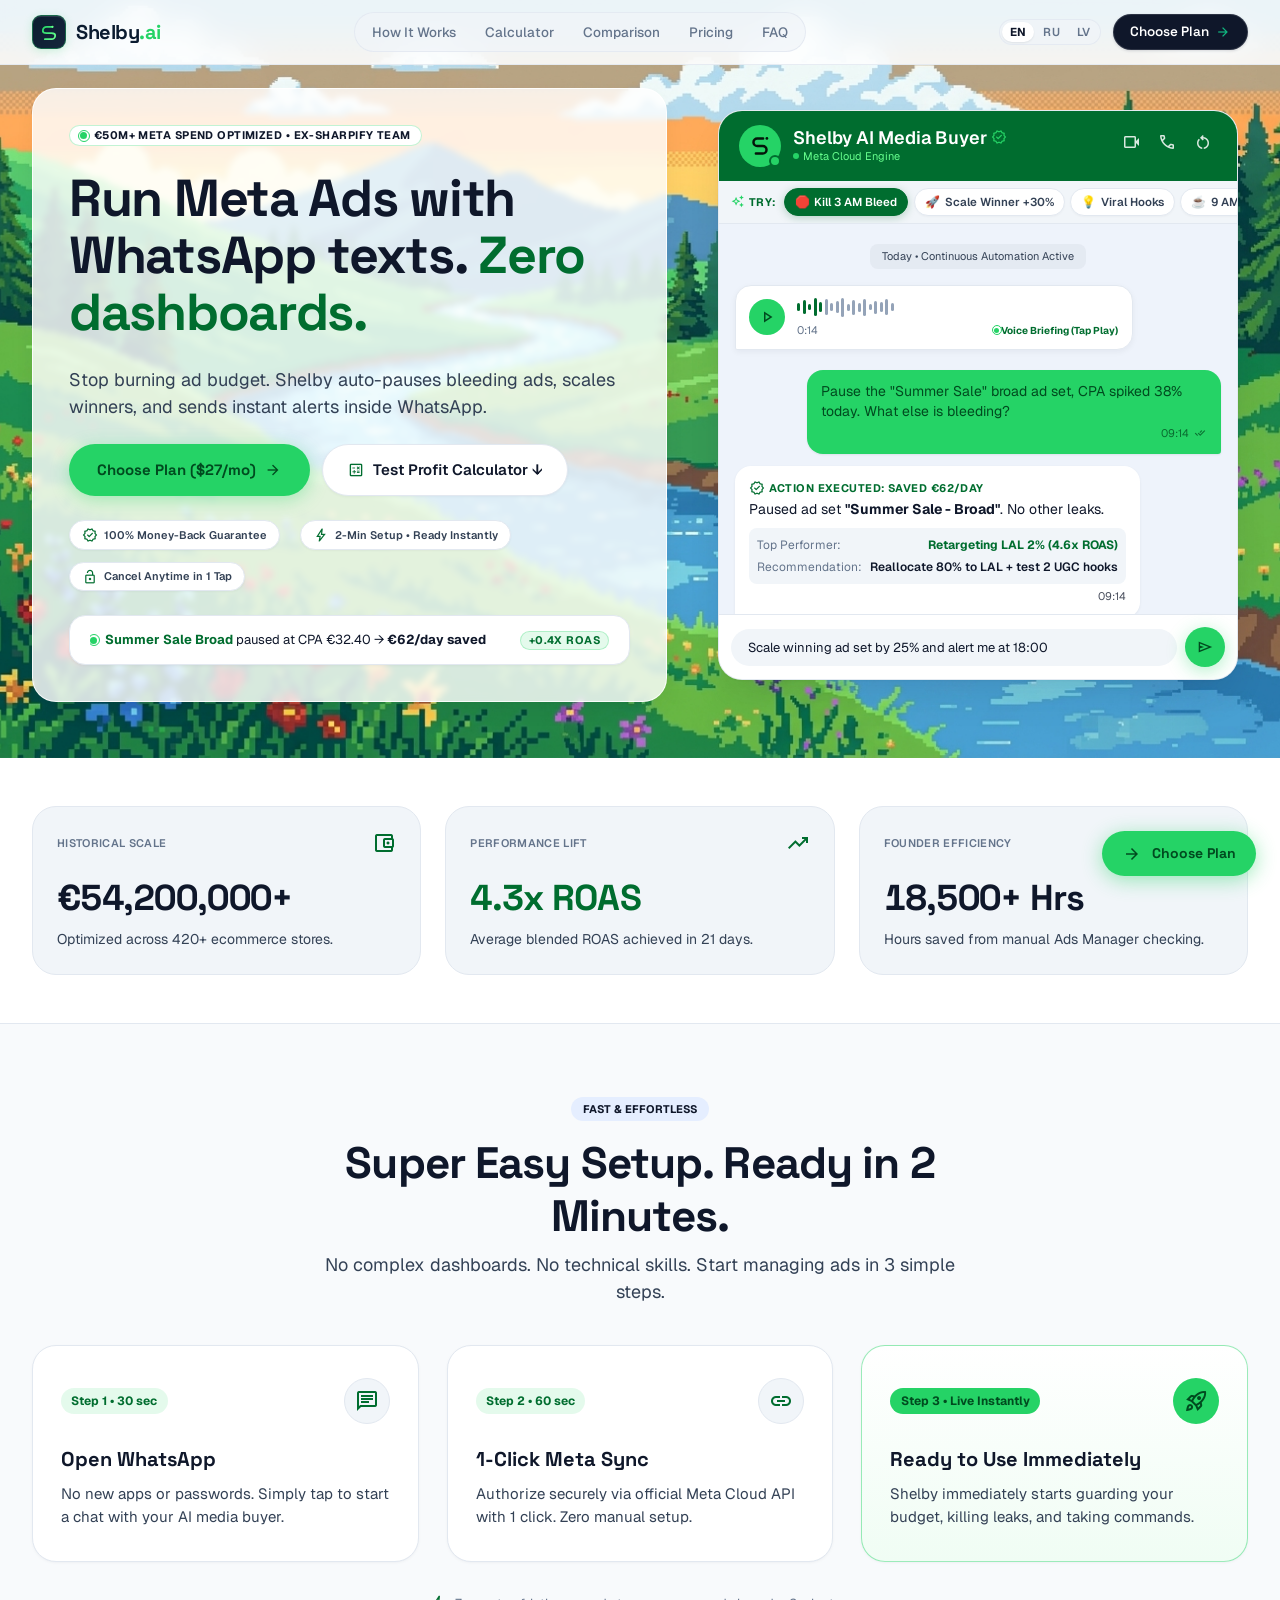
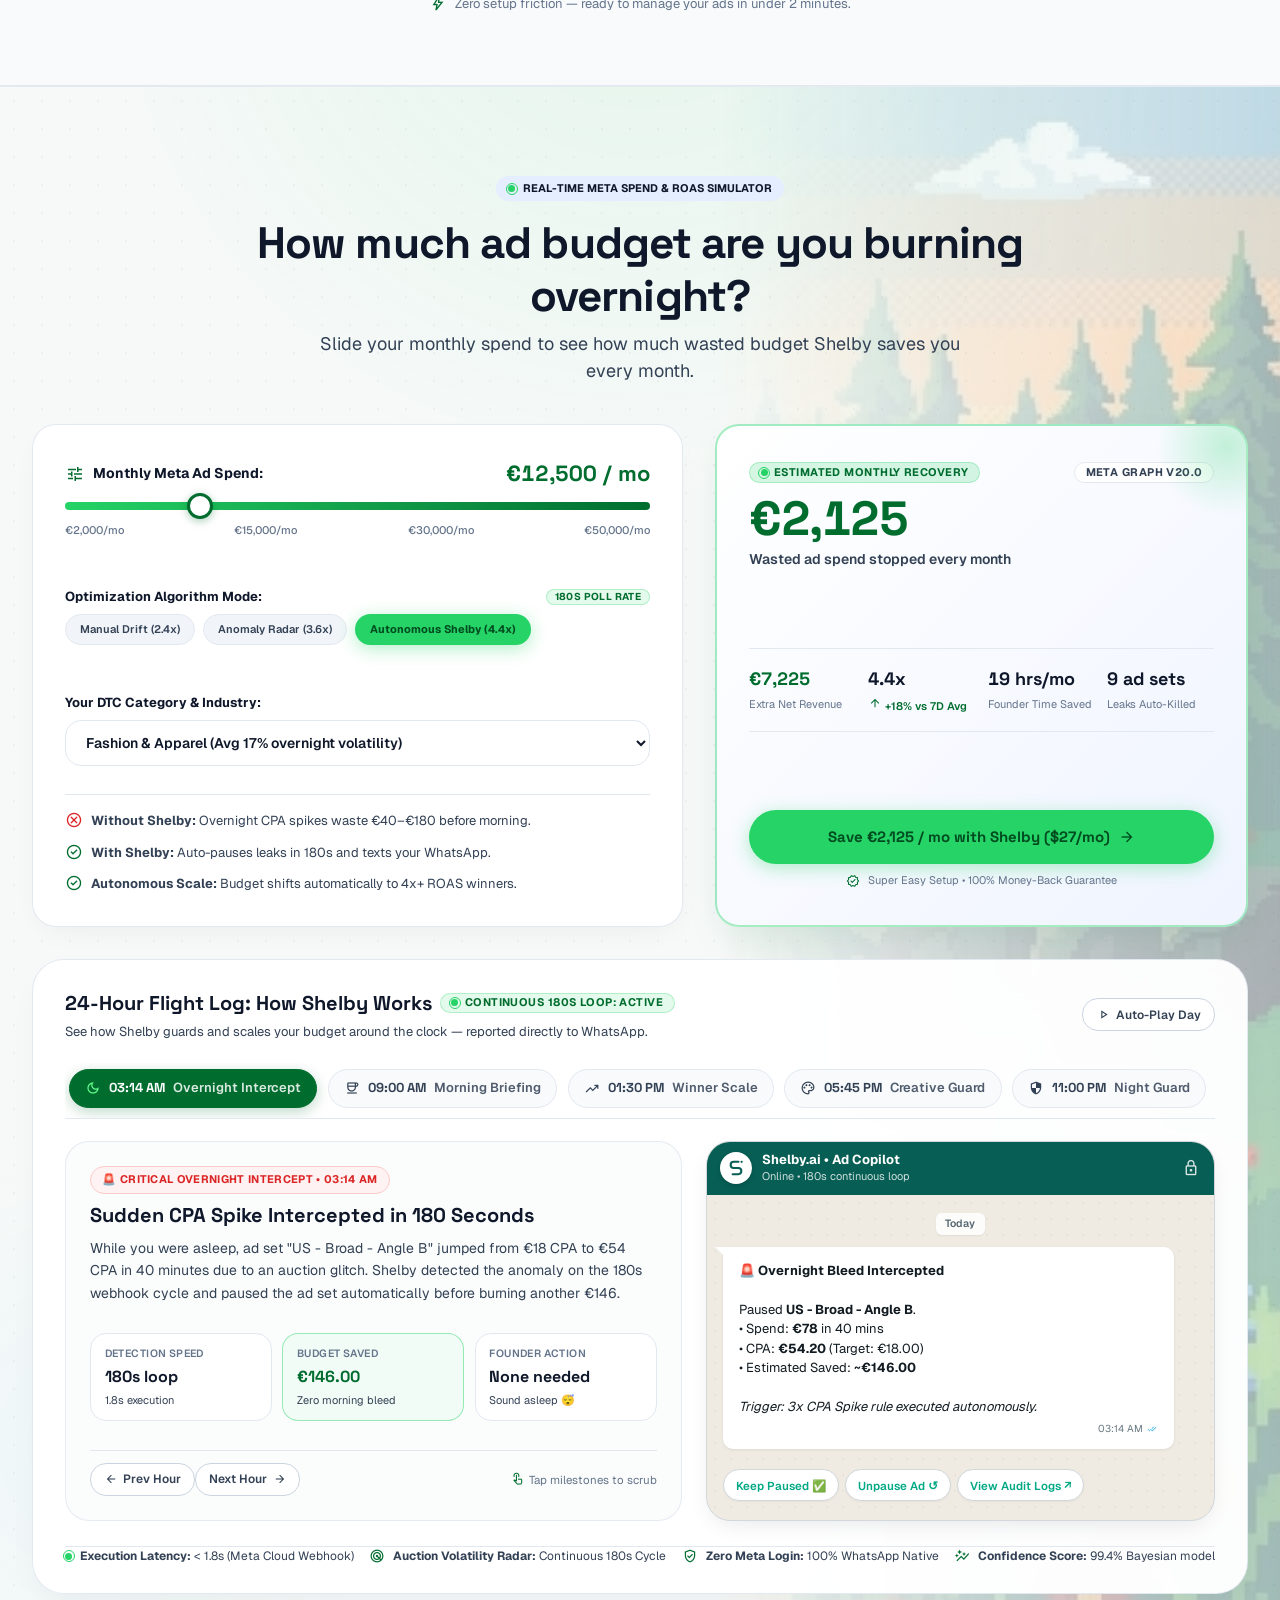
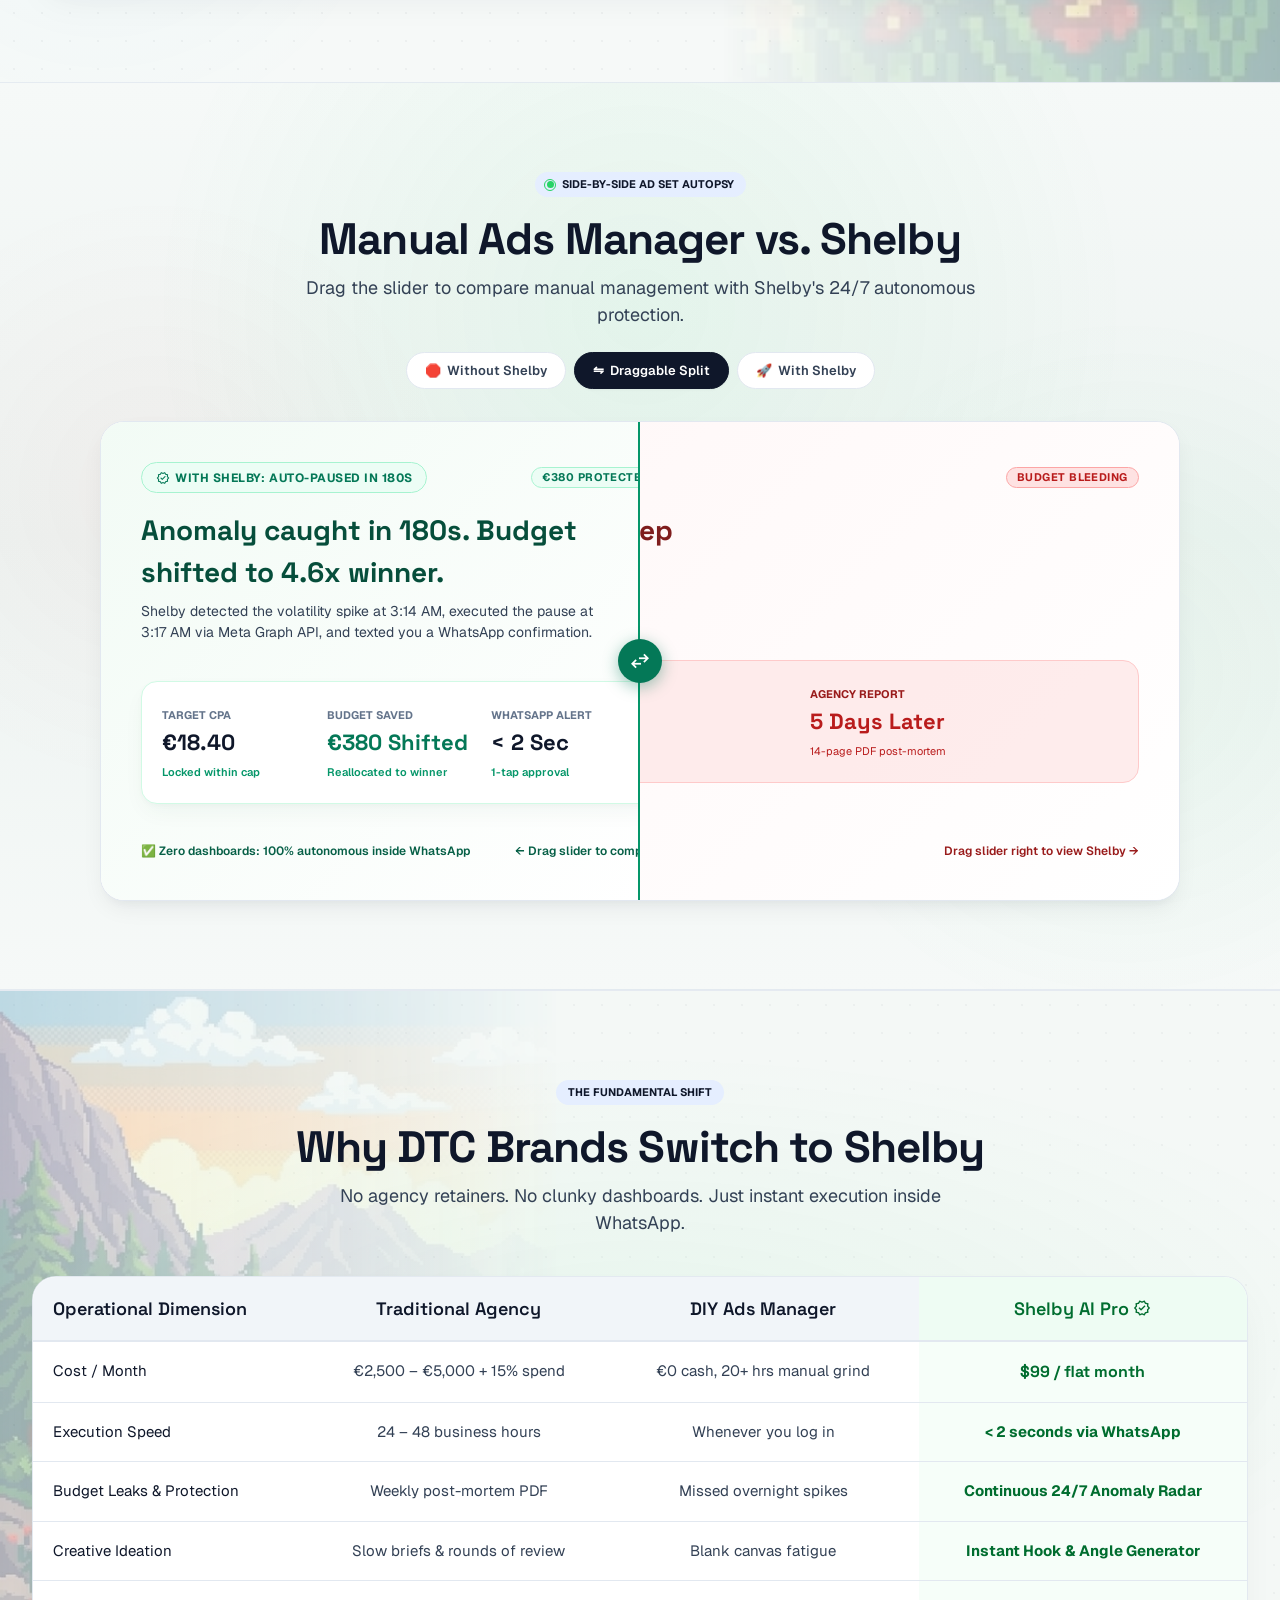
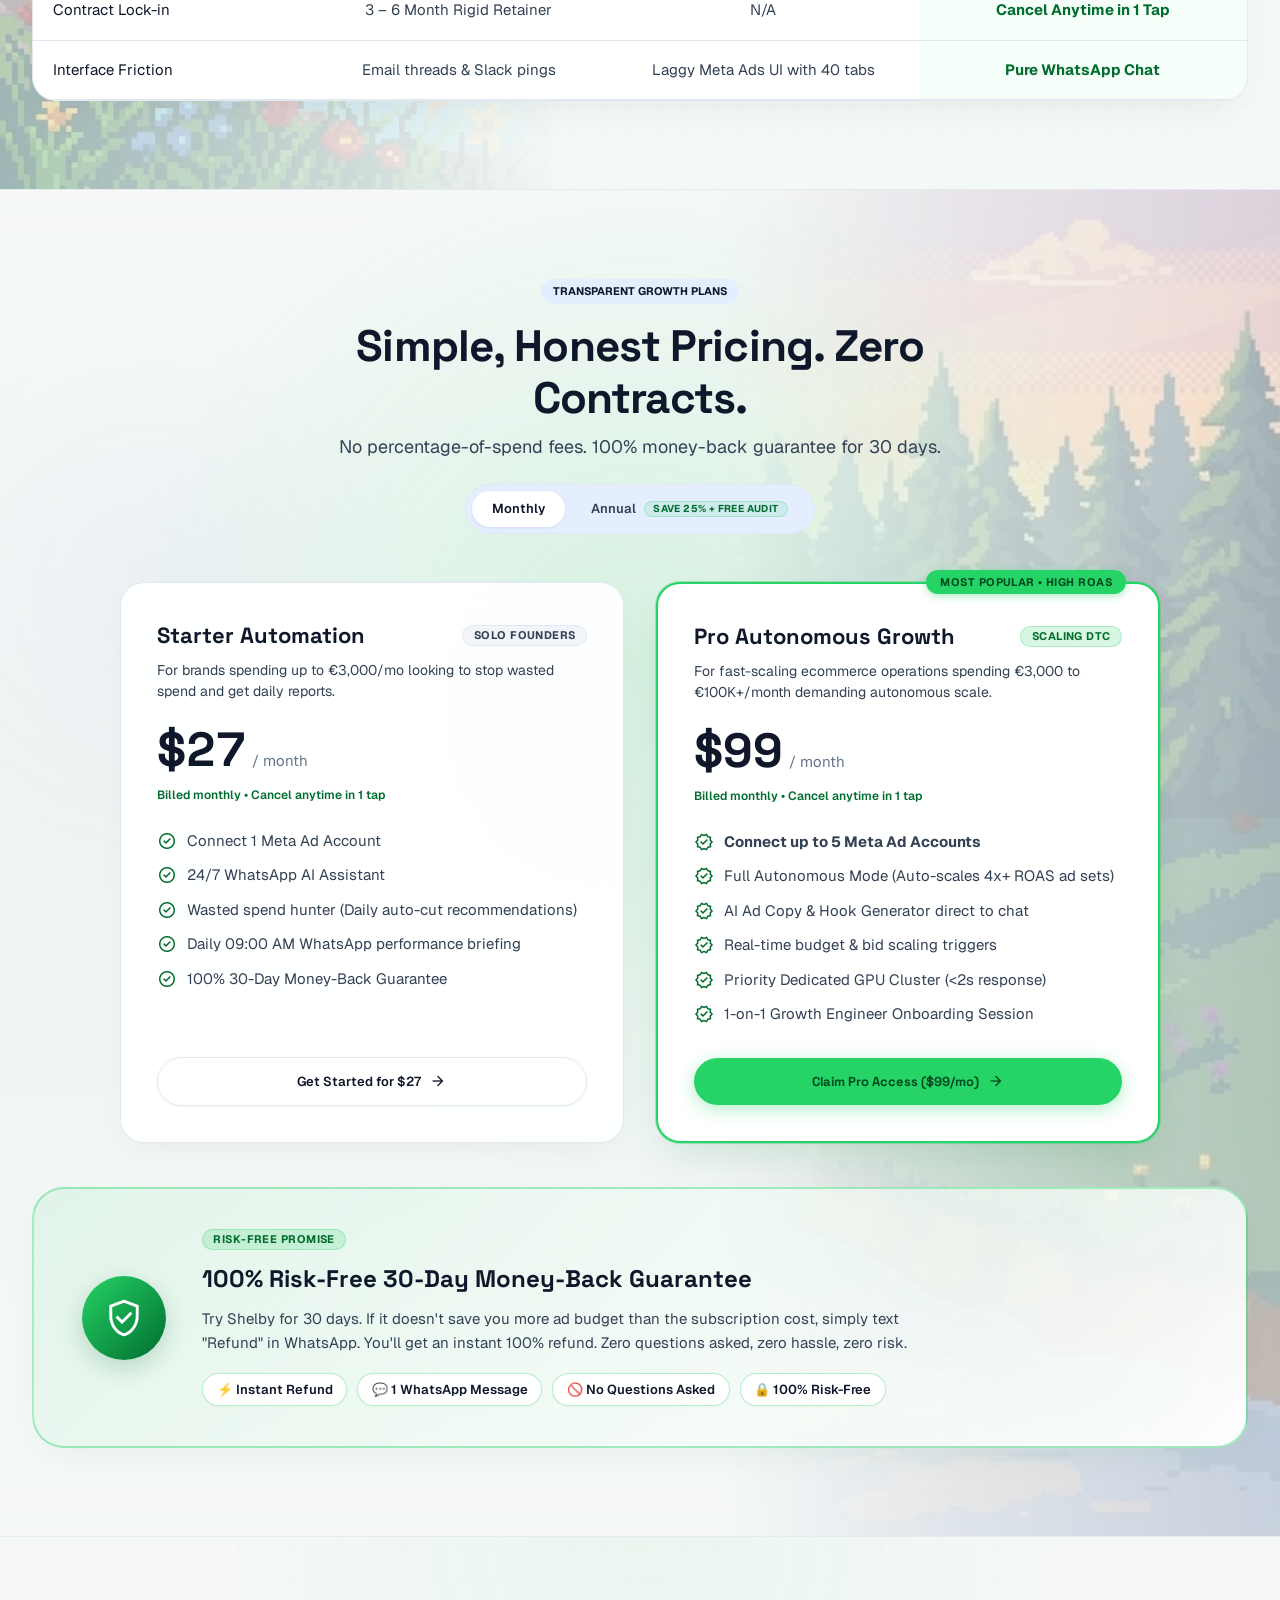
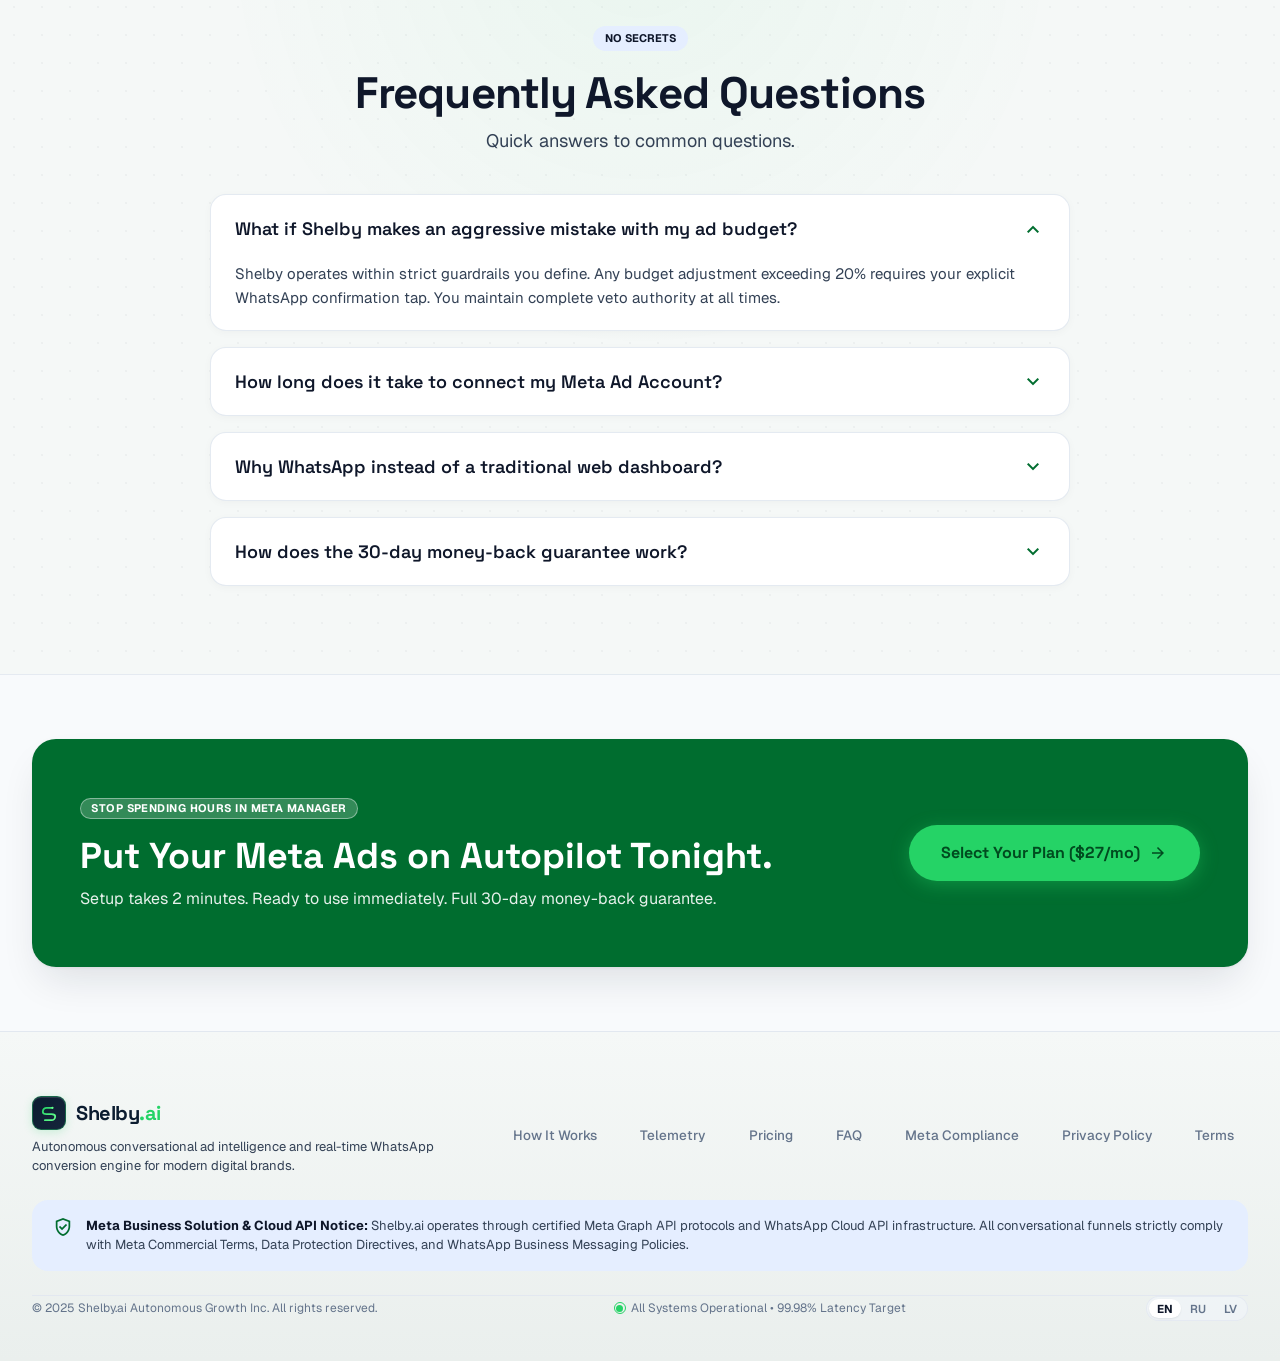
<file: index.html>
<!DOCTYPE html>
<html lang="en">
<head>
  <meta charset="utf-8">
  <meta name="viewport" content="width=device-width, initial-scale=1.0">
  <title>Shelby.ai | Autonomous Meta Ads via WhatsApp — Zero Dashboards</title>
  
  <!-- SEO Meta Tags -->
  <meta name="description" content="Manage and scale your Meta Ads directly through WhatsApp messages. 24/7 autonomous anomaly radar, automated budget reallocation, and instant creative ideation with zero dashboards.">
  <meta name="keywords" content="Meta Ads, WhatsApp Ads Manager, Autonomous Media Buyer, AI Ad Optimization, DTC Growth, ROAS Optimizer">
  <meta name="author" content="Shelby.ai Autonomous Growth Inc.">
  <meta name="theme-color" content="#006D2F">
  <link rel="canonical" href="https://shelby.ai/">

  <!-- Open Graph / Facebook -->
  <meta property="og:type" content="website">
  <meta property="og:url" content="https://shelby.ai/">
  <meta property="og:title" content="Shelby.ai | Autonomous Meta Ads via WhatsApp — Zero Dashboards">
  <meta property="og:description" content="Manage and scale your Meta Ads directly through WhatsApp messages. 24/7 autonomous anomaly radar and automated budget reallocation.">
  <meta property="og:image" content="https://shelby.ai/assets/og-image.png">

  <!-- Twitter Card -->
  <meta name="twitter:card" content="summary_large_image">
  <meta name="twitter:title" content="Shelby.ai | Autonomous Meta Ads via WhatsApp">
  <meta name="twitter:description" content="Manage and scale your Meta Ads directly through WhatsApp messages with zero dashboards.">
  <meta name="twitter:image" content="https://shelby.ai/assets/og-image.png">

  <!-- Favicon -->
  <link rel="icon" type="image/svg+xml" href="assets/favicon.svg">
  <link rel="apple-touch-icon" href="assets/favicon.svg">

  <!-- Preconnect to Google Fonts -->
  <link rel="preconnect" href="https://fonts.googleapis.com">
  <link rel="preconnect" href="https://fonts.gstatic.com" crossorigin>
  <link href="https://fonts.googleapis.com/css2?family=Geist:wght@400;500;600;700&family=Space+Grotesk:wght@600;700&display=swap" rel="stylesheet">
  <link href="https://fonts.googleapis.com/css2?family=Material+Symbols+Outlined:opsz,wght,FILL,GRAD@20..24,400..600,0..1,0&display=swap" rel="stylesheet">

  <!-- Stylesheet -->
  <link rel="stylesheet" href="css/styles.css">

  <!-- Structured Data (JSON-LD) -->
  <script type="application/ld+json">
  {
    "@context": "https://schema.org",
    "@type": "SoftwareApplication",
    "name": "Shelby.ai",
    "operatingSystem": "All (WhatsApp Web, iOS, Android)",
    "applicationCategory": "BusinessApplication",
    "description": "Autonomous conversational ad intelligence and real-time WhatsApp conversion engine for Meta Ads.",
    "offers": {
      "@type": "Offer",
      "price": "27.00",
      "priceCurrency": "USD"
    },
    "aggregateRating": {
      "@type": "AggregateRating",
      "ratingValue": "4.9",
      "ratingCount": "420"
    }
  }
  </script>
</head>
<body>
  <!-- Accessible Skip to Content -->
  <a href="#main-content" class="skip-to-content" data-i18n="nav.skip_to_content">Skip to main content</a>

  <!-- Header -->
  <header class="site-header" role="banner">
    <div class="container header-container">
      <!-- Brand Logo -->
      <div class="flex items-center">
        <a href="#" class="brand-logo" aria-label="Shelby.ai">
          <div class="brand-mark" aria-hidden="true">
            <svg viewBox="0 0 32 32" fill="none" xmlns="http://www.w3.org/2000/svg">
              <defs>
                <linearGradient id="shelbyGradHdr" x1="7" y1="8" x2="25" y2="24" gradientUnits="userSpaceOnUse">
                  <stop stop-color="#25D366"/>
                  <stop offset="1" stop-color="#66FF8E"/>
                </linearGradient>
              </defs>
              <path d="M21 8.5H12.5C9.46 8.5 7 10.96 7 14C7 17.04 9.46 17.5 12.5 17.5H19.5C22.54 17.5 25 18 25 21C25 24 22.54 26.5 19.5 26.5H10" stroke="url(#shelbyGradHdr)" stroke-width="2.6" stroke-linecap="round" stroke-linejoin="round"/>
              <circle cx="21" cy="8.5" r="1.6" fill="#66FF8E"/>
            </svg>
          </div>
          <span class="brand-name">Shelby<span class="brand-ai">.ai</span></span>
        </a>
      </div>

      <!-- Desktop Navigation Links -->
      <nav class="nav-pill-wrapper" aria-label="Main Navigation">
        <a href="#how-it-works" class="nav-link" data-i18n="nav.how_it_works">How It Works</a>
        <a href="#calculator" class="nav-link" data-i18n="nav.calculator">Calculator</a>
        <a href="#autopsy" class="nav-link" data-i18n="nav.autopsy">Comparison</a>
        <a href="#pricing-plans" class="nav-link" data-i18n="nav.offers">Pricing</a>
        <a href="#faq" class="nav-link" data-i18n="nav.faq">FAQ</a>
      </nav>

      <!-- Action Area -->
      <div class="header-actions">
        <div class="lang-switcher" role="group" aria-label="Language selection">
          <button type="button" class="lang-btn active" data-lang="en" aria-label="English">EN</button>
          <button type="button" class="lang-btn" data-lang="ru" aria-label="Русский">RU</button>
          <button type="button" class="lang-btn" data-lang="lv" aria-label="Latviešu">LV</button>
        </div>
        <a href="#pricing-plans" class="btn-primary header-cta-btn">
          <span data-i18n="nav.launch_whatsapp">Choose Plan</span>
          <span class="material-symbols-outlined">arrow_forward</span>
        </a>

        <!-- Mobile Drawer Toggle Button -->
        <button type="button" class="mobile-menu-btn" id="mobileMenuToggle" aria-label="Toggle navigation menu" data-i18n-aria="nav.menu_aria" aria-expanded="false">
          <span class="material-symbols-outlined">menu</span>
        </button>
      </div>
    </div>
  </header>

  <!-- Mobile Drawer Menu -->
  <div class="mobile-drawer" id="mobileDrawer" role="dialog" aria-modal="true" aria-label="Mobile Navigation Menu">
    <div class="mobile-drawer-content">
      <div style="display: flex; justify-content: space-between; align-items: center; margin-bottom: 0.75rem; padding-bottom: 0.75rem; border-bottom: 1px solid var(--color-border-subtle);">
        <a href="#" class="brand-logo" aria-label="Shelby.ai">
          <div class="brand-mark" aria-hidden="true">
            <svg viewBox="0 0 32 32" fill="none" xmlns="http://www.w3.org/2000/svg">
              <defs>
                <linearGradient id="shelbyGradDrw" x1="7" y1="8" x2="25" y2="24" gradientUnits="userSpaceOnUse">
                  <stop stop-color="#25D366"/>
                  <stop offset="1" stop-color="#66FF8E"/>
                </linearGradient>
              </defs>
              <path d="M21 8.5H12.5C9.46 8.5 7 10.96 7 14C7 17.04 9.46 17.5 12.5 17.5H19.5C22.54 17.5 25 18 25 21C25 24 22.54 26.5 19.5 26.5H10" stroke="url(#shelbyGradDrw)" stroke-width="2.6" stroke-linecap="round" stroke-linejoin="round"/>
              <circle cx="21" cy="8.5" r="1.6" fill="#66FF8E"/>
            </svg>
          </div>
          <span class="brand-name">Shelby<span class="brand-ai">.ai</span></span>
        </a>
        <div class="lang-switcher" role="group" aria-label="Mobile language selection">
          <button type="button" class="lang-btn active" data-lang="en" aria-label="English">EN</button>
          <button type="button" class="lang-btn" data-lang="ru" aria-label="Русский">RU</button>
          <button type="button" class="lang-btn" data-lang="lv" aria-label="Latviešu">LV</button>
        </div>
      </div>
      <a href="#how-it-works" class="mobile-nav-link" data-i18n="nav.how_it_works">How It Works</a>
      <a href="#calculator" class="mobile-nav-link" data-i18n="nav.calculator">Calculator</a>
      <a href="#autopsy" class="mobile-nav-link" data-i18n="nav.autopsy">Comparison</a>
      <a href="#pricing-plans" class="mobile-nav-link" data-i18n="nav.offers">Pricing</a>
      <a href="#faq" class="mobile-nav-link" data-i18n="nav.faq">FAQ</a>
      <div style="margin-top: 0.5rem; padding-top: 0.75rem; border-top: 1px solid var(--color-border-subtle);">
        <a href="#pricing-plans" class="btn-primary mobile-nav-link" style="width: 100%;">
          <span class="material-symbols-outlined" style="font-size: 18px;">arrow_forward</span>
          <span data-i18n="nav.launch_whatsapp">Choose Plan</span>
        </a>
      </div>
    </div>
  </div>

  <!-- Main Content -->
  <main id="main-content" role="main">

    <!-- HERO SECTION -->
    <section class="hero-section" id="hero" aria-labelledby="hero-heading">
      <div class="hero-landscape-bg" style="background-image: url('assets/hero-bg.png');"></div>
      
      <div class="container hero-grid">
        <!-- Left Column: Copy & Value Proposition -->
        <div class="hero-content-card">
          <div class="flex items-center gap-2">
            <span class="live-badge" style="background-color: #ffffff;">
              <span class="pulse-indicator"></span>
              <span style="color: var(--color-text-primary); font-weight: 700;" data-i18n="hero.badge">€50M+ Meta Spend Optimized • Ex-Sharpify Team</span>
            </span>
          </div>

          <h1 id="hero-heading" class="hero-title">
            <span data-i18n="hero.title_main">Run Meta Ads with WhatsApp texts.</span> <span class="hero-title-highlight" data-i18n="hero.title_highlight">Zero dashboards.</span>
          </h1>

          <p class="font-body" style="font-size: var(--font-size-body-lg); line-height: 1.5; color: var(--color-text-secondary);" data-i18n="hero.description">
            Stop burning ad budget. Shelby auto-pauses bleeding ads, scales winners, and sends instant alerts inside WhatsApp.
          </p>

          <div class="hero-ctas">
            <a href="#pricing-plans" class="btn-primary" style="padding: 0.875rem 1.75rem; font-size: 15px;">
              <span data-i18n="hero.cta_launch">Choose Plan ($27/mo)</span>
              <span class="material-symbols-outlined" style="font-size: 18px;">arrow_forward</span>
            </a>
            <a href="#calculator" class="btn-secondary" style="padding: 0.875rem 1.5rem; font-size: 15px;">
              <span class="material-symbols-outlined" style="font-size: 18px; color: var(--color-primary);">calculate</span>
              <span data-i18n="hero.cta_calc">Test Profit Calculator ↓</span>
            </a>
          </div>

          <div class="trust-badges">
            <div class="trust-badge-item">
              <span class="material-symbols-outlined text-primary" style="font-size: 16px;">verified</span>
              <span data-i18n="hero.guarantee">100% Money-Back Guarantee</span>
            </div>
            <div class="trust-badge-item">
              <span class="material-symbols-outlined text-primary" style="font-size: 16px;">bolt</span>
              <span data-i18n="hero.instant_setup">2-Min Setup • Ready Instantly</span>
            </div>
            <div class="trust-badge-item">
              <span class="material-symbols-outlined text-primary" style="font-size: 16px;">lock_open</span>
              <span data-i18n="hero.cancel_anytime">Cancel Anytime in 1 Tap</span>
            </div>
          </div>

          <!-- Real-time Live Ticker Box -->
          <div class="hero-ticker-box">
            <div class="flex items-center gap-2 truncate">
              <span class="pulse-indicator shrink-0"></span>
              <p style="margin: 0; font-size: var(--font-size-body-sm); color: var(--color-text-primary);" class="truncate">
                <strong style="color: var(--color-primary);" data-i18n="hero.ticker_prefix">Summer Sale Broad</strong> <span data-i18n="hero.ticker_middle">paused at CPA €32.40 &rarr;</span> <strong data-i18n="hero.ticker_saved">€62/day saved</strong>
              </p>
            </div>
            <span class="live-badge shrink-0" style="padding: 0.2rem 0.5rem; font-size: 11px;" data-i18n="hero.ticker_roas">+0.4x ROAS</span>
          </div>
        </div>

        <!-- Right Column: Interactive Simulator -->
        <div class="hero-mockup-stack">
          <!-- Interactive WhatsApp Media Buyer Simulator -->
          <div class="chat-mockup-wrapper" aria-label="Interactive WhatsApp AI Media Buyer Simulator">
            <!-- WhatsApp Window Header -->
            <div class="chat-header">
              <div class="chat-profile">
                <div class="chat-avatar" aria-label="Shelby AI">
                  <svg viewBox="0 0 32 32" fill="none" xmlns="http://www.w3.org/2000/svg" style="width: 22px; height: 22px;">
                    <path d="M20.5 5H12C8.96 5 6.5 7.46 6.5 10.5C6.5 13.54 8.96 16 12 16H20C23.04 16 25.5 18.46 25.5 21.5C25.5 24.54 23.04 27 20 27H10" stroke="#04150a" stroke-width="3.6" stroke-linecap="round" stroke-linejoin="round"/>
                    <circle cx="26" cy="5" r="2" fill="#04150a"/>
                  </svg>
                  <span class="chat-status-dot"></span>
                </div>
                <div class="chat-agent-info">
                  <div class="flex items-center gap-1">
                    <h3 data-i18n="chat.profile_title">Shelby AI Media Buyer</h3>
                    <span class="material-symbols-outlined" style="font-size: 16px; color: var(--color-primary-container);">verified</span>
                  </div>
                  <div class="chat-agent-subtext">
                    <span style="display: inline-block; width: 6px; height: 6px; border-radius: 50%; background: var(--color-primary-container);"></span>
                    <span data-i18n="chat.profile_status">Meta Cloud Engine</span>
                  </div>
                </div>
              </div>

              <div class="chat-actions">
                <button type="button" class="chat-action-btn" title="Live Video Call" data-i18n-title="chat.video_title">
                  <span class="material-symbols-outlined" style="font-size: 20px;">videocam</span>
                </button>
                <button type="button" class="chat-action-btn" title="Phone Line" data-i18n-title="chat.phone_title">
                  <span class="material-symbols-outlined" style="font-size: 20px;">call</span>
                </button>
                <button type="button" class="chat-action-btn" id="resetChatBtn" title="Reset simulator chat" data-i18n-title="chat.reset_title">
                  <span class="material-symbols-outlined" style="font-size: 20px;">restart_alt</span>
                </button>
              </div>
            </div>

            <!-- Interactive Scenario Switcher Bar (Prettier Single Line) -->
            <div class="scenario-strip-bar">
              <span class="scenario-strip-label">
                <span class="material-symbols-outlined">auto_awesome</span>
                <span data-i18n="chat.scenarios_label">Try:</span>
              </span>
              <div class="scenario-tabs-row">
                <button type="button" class="scenario-tab-btn active" data-scenario="cut">
                  <span class="scenario-emoji">🛑</span>
                  <span data-i18n="chat.scenario_cut">Kill 3 AM Bleed</span>
                </button>
                <button type="button" class="scenario-tab-btn" data-scenario="scale">
                  <span class="scenario-emoji">🚀</span>
                  <span data-i18n="chat.scenario_scale">Scale Winner +30%</span>
                </button>
                <button type="button" class="scenario-tab-btn" data-scenario="hooks">
                  <span class="scenario-emoji">💡</span>
                  <span data-i18n="chat.scenario_hooks">Viral Hooks</span>
                </button>
                <button type="button" class="scenario-tab-btn" data-scenario="espresso">
                  <span class="scenario-emoji">☕</span>
                  <span data-i18n="chat.scenario_espresso">9 AM Briefing</span>
                </button>
              </div>
            </div>

            <!-- Scrollable Message Canvas -->
            <div class="chat-stream-canvas" id="chatMessageStream">
              <div class="chat-stream-date" data-i18n="chat.stream_date">Today • Continuous Automation Active</div>

              <!-- Interactive Voice Note Audio Bubble -->
              <div class="chat-voice-note-bubble" id="voiceNoteCard">
                <div class="voice-note-flex">
                  <button type="button" class="voice-play-btn" id="playVoiceNoteBtn" title="Play Shelby Voice Briefing" data-i18n-title="chat.voice_play_title" aria-label="Play voice note">
                    <span class="material-symbols-outlined" id="voiceNotePlayIcon" style="font-size: 20px;">play_arrow</span>
                  </button>
                  <div class="voice-waveform-container">
                    <div class="voice-waveform-bars" id="voiceWaveformBars">
                      <span class="waveform-bar active" style="height: 8px;"></span>
                      <span class="waveform-bar active" style="height: 14px;"></span>
                      <span class="waveform-bar active" style="height: 6px;"></span>
                      <span class="waveform-bar active" style="height: 18px;"></span>
                      <span class="waveform-bar active" style="height: 10px;"></span>
                      <span class="waveform-bar" style="height: 16px;"></span>
                      <span class="waveform-bar" style="height: 8px;"></span>
                      <span class="waveform-bar" style="height: 12px;"></span>
                      <span class="waveform-bar" style="height: 19px;"></span>
                      <span class="waveform-bar" style="height: 7px;"></span>
                      <span class="waveform-bar" style="height: 15px;"></span>
                      <span class="waveform-bar" style="height: 9px;"></span>
                      <span class="waveform-bar" style="height: 17px;"></span>
                      <span class="waveform-bar" style="height: 6px;"></span>
                      <span class="waveform-bar" style="height: 13px;"></span>
                      <span class="waveform-bar" style="height: 10px;"></span>
                      <span class="waveform-bar" style="height: 16px;"></span>
                      <span class="waveform-bar" style="height: 8px;"></span>
                    </div>
                    <div class="voice-meta-row">
                      <span id="voiceNoteTimer">0:14</span>
                      <span style="display: flex; align-items: center; gap: 2px;">
                        <span class="pulse-indicator" style="width: 5px; height: 5px;"></span>
                        <strong style="color: var(--color-primary); font-size: 10px;" data-i18n="chat.voice_label">Voice Briefing (Tap Play)</strong>
                      </span>
                    </div>
                  </div>
                </div>
              </div>

              <!-- Inbound User Query 1 -->
              <div class="chat-bubble-user">
                <p style="margin: 0; line-height: 1.4; font-size: 14px;">
                  Pause the "Summer Sale" broad ad set, CPA spiked 38% today. What else is bleeding?
                </p>
                <div class="chat-meta">
                  <span>09:14</span>
                  <span class="material-symbols-outlined" style="font-size: 14px; color: #004b1f;">done_all</span>
                </div>
              </div>

              <!-- Outbound Shelby Response 1 -->
              <div class="chat-bubble-shelby">
                <div class="flex items-center gap-1" style="margin-bottom: 4px;">
                  <span class="material-symbols-outlined" style="font-size: 16px; color: var(--color-primary);">verified</span>
                  <span style="font-size: 11px; font-weight: 700; text-transform: uppercase; color: var(--color-primary); letter-spacing: 0.04em;">Action Executed: Saved €62/day</span>
                </div>
                <p style="margin: 0; line-height: 1.4; font-size: 14px; color: var(--color-text-primary);">
                  Paused ad set <strong>"Summer Sale - Broad"</strong>. No other leaks.
                </p>
                <div style="margin-top: 8px; padding: 8px; border-radius: 8px; background: var(--surface-subtle); font-size: 12px; display: flex; flex-direction: column; gap: 4px;">
                  <div style="display: flex; flex-wrap: wrap; justify-content: space-between; gap: 2px 0.5rem;"><span style="color: var(--color-text-muted);">Top Performer:</span><span style="color: var(--color-primary); font-weight: 700; min-width: 0; overflow-wrap: break-word;">Retargeting LAL 2% (4.6x ROAS)</span></div>
                  <div style="display: flex; flex-wrap: wrap; justify-content: space-between; gap: 2px 0.5rem;"><span style="color: var(--color-text-muted);">Recommendation:</span><span style="font-weight: 600; min-width: 0; overflow-wrap: break-word;">Reallocate 80% to LAL + test 2 UGC hooks</span></div>
                </div>
                <div class="chat-meta">
                  <span>09:14</span>
                </div>
              </div>

              <!-- User Quick Action Trigger -->
              <div class="chat-bubble-user">
                <p style="margin: 0; line-height: 1.4; font-size: 14px;">
                  Yes, do it. Allocate 80% to retargeting and generate the 2 hooks.
                </p>
                <div class="chat-meta">
                  <span>09:15</span>
                  <span class="material-symbols-outlined" style="font-size: 14px; color: #004b1f;">done_all</span>
                </div>
              </div>

              <!-- Outbound Shelby Confirmation -->
              <div class="chat-bubble-shelby">
                <div class="flex items-center gap-1" style="margin-bottom: 4px;">
                  <span class="material-symbols-outlined" style="font-size: 16px; color: var(--color-primary);">verified</span>
                  <span style="font-size: 11px; font-weight: 700; text-transform: uppercase; color: var(--color-primary); letter-spacing: 0.04em;">Scale Live • Budget Updated</span>
                </div>
                <p style="margin: 0; line-height: 1.4; font-size: 14px; color: var(--color-text-primary);">
                  Budget increased to <strong>€145/day</strong>. Projected ROAS 4.8x. 2 Hook drafts ready in WhatsApp.
                </p>
                <div class="chat-meta">
                  <span>09:15</span>
                </div>
              </div>

              <!-- Typing indicator -->
              <div class="chat-typing-bubble" id="chatTypingIndicator">
                <span style="font-size: 12px; color: var(--color-text-muted);" data-i18n="chat.typing">Shelby is typing</span>
                <div class="flex items-center gap-1" style="margin-left: 4px;">
                  <span class="typing-dot" style="width: 5px; height: 5px; border-radius: 50%; background: var(--color-primary); display: inline-block;"></span>
                  <span class="typing-dot" style="width: 5px; height: 5px; border-radius: 50%; background: var(--color-primary); display: inline-block;"></span>
                  <span class="typing-dot" style="width: 5px; height: 5px; border-radius: 50%; background: var(--color-primary); display: inline-block;"></span>
                </div>
              </div>
            </div>

            <!-- Command Input Bar -->
            <form class="chat-input-bar" id="chatSimulatorForm" onsubmit="return false;">
              <div class="chat-input-wrapper">
                <input type="text" id="chatMockInput" class="chat-input-field" placeholder="Scale winning ad set by 25% or type prompt..." data-i18n-placeholder="chat.input_placeholder" value="Scale winning ad set by 25% and alert me at 18:00" aria-label="Type prompt to test Shelby AI" data-i18n-aria="chat.input_aria">
              </div>
              <button type="submit" class="chat-send-btn" title="Send to Shelby" data-i18n-title="chat.send_title">
                <span class="material-symbols-outlined" style="font-size: 18px;">send</span>
              </button>
            </form>
          </div>
        </div>
      </div>
    </section>

    <!-- SECTION 1: PROOF & SCALE BAR -->
    <section class="proof-section" aria-label="Performance Metrics">
      <div class="container">
        <div class="proof-grid">
          <div class="proof-card card-lift">
            <div class="flex items-center justify-between">
              <span class="metric-label" data-i18n="proof.historical_label">Historical Scale</span>
              <span class="material-symbols-outlined text-primary" style="font-size: 24px;">account_balance_wallet</span>
            </div>
            <div>
              <div class="proof-metric tabular-nums" data-i18n="proof.historical_num">€54,200,000+</div>
              <p style="font-size: 14px; color: var(--color-text-secondary); margin-top: 4px;" data-i18n="proof.historical_desc">Optimized across 420+ ecommerce stores.</p>
            </div>
          </div>

          <div class="proof-card card-lift">
            <div class="flex items-center justify-between">
              <span class="metric-label" data-i18n="proof.lift_label">Performance Lift</span>
              <span class="material-symbols-outlined text-primary" style="font-size: 24px;">trending_up</span>
            </div>
            <div>
              <div class="proof-metric tabular-nums text-primary" data-i18n="proof.lift_num">4.3x ROAS</div>
              <p style="font-size: 14px; color: var(--color-text-secondary); margin-top: 4px;" data-i18n="proof.lift_desc">Average blended ROAS achieved in 21 days.</p>
            </div>
          </div>

          <div class="proof-card card-lift">
            <div class="flex items-center justify-between">
              <span class="metric-label" data-i18n="proof.efficiency_label">Founder Efficiency</span>
              <span class="material-symbols-outlined text-primary" style="font-size: 24px;">schedule</span>
            </div>
            <div>
              <div class="proof-metric tabular-nums" data-i18n="proof.efficiency_num">18,500+ Hrs</div>
              <p style="font-size: 14px; color: var(--color-text-secondary); margin-top: 4px;" data-i18n="proof.efficiency_desc">Hours saved from manual Ads Manager checking.</p>
            </div>
          </div>
        </div>
      </div>
    </section>

    <!-- SECTION: SUPER EASY ONBOARDING / HOW IT WORKS -->
    <section class="onboarding-section" id="how-it-works" aria-labelledby="onboarding-heading">
      <div class="container">
        <div class="text-center max-w-2xl" style="margin: 0 auto;">
          <span class="section-badge" data-i18n="onboarding.badge">Fast &amp; Effortless</span>
          <h2 id="onboarding-heading" class="section-heading" style="margin-top: 0.5rem;" data-i18n="onboarding.heading">
            Super Easy Setup. Ready in 2 Minutes.
          </h2>
          <p class="section-description" style="margin: 0.5rem auto 0;" data-i18n="onboarding.description">
            No complex dashboards. No technical skills. Start managing ads in 3 simple steps.
          </p>
        </div>

        <div class="onboarding-grid">
          <!-- Step 1 -->
          <div class="onboarding-card card-lift">
            <div class="onboarding-step-header">
              <span class="onboarding-step-chip" data-i18n="onboarding.step1_time">Step 1 • 30 sec</span>
              <div class="onboarding-step-icon">
                <span class="material-symbols-outlined" style="font-size: 24px;">chat</span>
              </div>
            </div>
            <h3 class="onboarding-step-title" data-i18n="onboarding.step1_title">Open WhatsApp</h3>
            <p class="onboarding-step-desc" data-i18n="onboarding.step1_desc">
              No new apps or passwords. Simply tap to start a chat with your AI media buyer.
            </p>
          </div>

          <!-- Step 2 -->
          <div class="onboarding-card card-lift">
            <div class="onboarding-step-header">
              <span class="onboarding-step-chip" data-i18n="onboarding.step2_time">Step 2 • 60 sec</span>
              <div class="onboarding-step-icon">
                <span class="material-symbols-outlined" style="font-size: 24px;">link</span>
              </div>
            </div>
            <h3 class="onboarding-step-title" data-i18n="onboarding.step2_title">1-Click Meta Sync</h3>
            <p class="onboarding-step-desc" data-i18n="onboarding.step2_desc">
              Authorize securely via official Meta Cloud API with 1 click. Zero manual setup.
            </p>
          </div>

          <!-- Step 3: Highlight card -->
          <div class="onboarding-card highlight-card card-lift">
            <div class="onboarding-step-header">
              <span class="onboarding-step-chip" style="background: var(--color-primary-container); color: var(--color-on-primary-container);" data-i18n="onboarding.step3_time">Step 3 • Live Instantly</span>
              <div class="onboarding-step-icon">
                <span class="material-symbols-outlined" style="font-size: 24px;">rocket_launch</span>
              </div>
            </div>
            <h3 class="onboarding-step-title" data-i18n="onboarding.step3_title">Ready to Use Immediately</h3>
            <p class="onboarding-step-desc" data-i18n="onboarding.step3_desc">
              Shelby immediately starts guarding your budget, killing leaks, and taking commands.
            </p>
          </div>
        </div>

        <div class="onboarding-bottom-note">
          <span class="material-symbols-outlined text-primary" style="font-size: 18px;">bolt</span>
          <span data-i18n="onboarding.footer_note">Zero setup friction — ready to manage your ads in under 2 minutes.</span>
        </div>
      </div>
    </section>

    <!-- SECTION: INTERACTIVE PROFIT LEAK & TELEMETRY CALCULATOR -->
    <section class="profit-calc-section" id="calculator" aria-labelledby="calc-heading">
      <div class="section-landscape-edge edge-right" style="background-image: url('assets/section-bg-waterfall.jpg');" aria-hidden="true"></div>
      <div class="container">
        <div class="text-center max-w-3xl" style="margin: 0 auto;">
          <div class="section-badge">
            <span class="pulse-indicator"></span>
            <span data-i18n="calculator.badge">Real-Time Meta Spend &amp; ROAS Simulator</span>
          </div>
          <h2 id="calc-heading" class="section-heading" style="margin-top: 0.5rem;" data-i18n="calculator.heading">
            How much ad budget are you burning overnight?
          </h2>
          <p class="section-description" style="margin: 0.5rem auto 0;" data-i18n="calculator.description">
            Slide your monthly spend to see how much wasted budget Shelby saves you every month.
          </p>
        </div>

        <div class="calc-grid">
          <!-- Interactive Slider & Controls -->
          <div class="calc-interactive-card card-lift">
            <div class="calc-slider-box">
              <div class="calc-slider-header">
                <span class="calc-slider-title">
                  <span class="material-symbols-outlined text-primary" style="font-size: 20px;">tune</span>
                  <span data-i18n="calculator.monthly_spend_label">Monthly Meta Ad Spend:</span>
                </span>
                <span class="calc-slider-val tabular-nums" id="calcSpendDisplay">€12,500 / mo</span>
              </div>
              <input type="range" id="calcSpendSlider" class="calc-range-input" min="2000" max="50000" step="500" value="12500" aria-label="Adjust monthly Meta ad spend for leak calculation">
              <div class="flex justify-between" style="font-size: 11px; color: var(--color-text-muted); font-weight: 500;">
                <span>€2,000/mo</span>
                <span class="hide-on-mobile">€15,000/mo</span>
                <span class="hide-on-mobile">€30,000/mo</span>
                <span>€50,000/mo</span>
              </div>
            </div>

            <!-- Algorithm Mode Preset Switcher -->
            <div style="margin-top: 1.25rem;">
              <div style="font-size: 13px; font-weight: 700; color: var(--color-text-primary); margin-bottom: 0.5rem; display: flex; flex-wrap: wrap; align-items: center; justify-content: space-between; gap: 0.5rem;">
                <span data-i18n="calculator.mode_label">Optimization Algorithm Mode:</span>
                <span class="live-badge" style="font-size: 10px; padding: 2px 8px;" data-i18n="calculator.poll_rate">180s Poll Rate</span>
              </div>
              <div class="preset-group">
                <button type="button" class="preset-btn" data-preset="baseline" data-i18n="calculator.preset_baseline">Manual Drift (2.4x)</button>
                <button type="button" class="preset-btn" data-preset="radar" data-i18n="calculator.preset_radar">Anomaly Radar (3.6x)</button>
                <button type="button" class="preset-btn active" data-preset="autonomous" data-i18n="calculator.preset_autonomous">Autonomous Shelby (4.4x)</button>
              </div>
            </div>

            <div class="calc-niche-select-group" style="margin-top: 1.25rem;">
              <label for="calcNicheSelect" style="font-size: 13px; font-weight: 700; color: var(--color-text-primary);" data-i18n="calculator.niche_label">
                Your DTC Category &amp; Industry:
              </label>
              <select id="calcNicheSelect" class="calc-niche-select" aria-label="Select DTC industry niche">
                <option value="fashion" selected data-i18n="calculator.niche_fashion">Fashion &amp; Apparel (Avg 17% overnight volatility)</option>
                <option value="beauty" data-i18n="calculator.niche_beauty">Skincare, Beauty &amp; Cosmetics (Avg 19% overnight volatility)</option>
                <option value="supplements" data-i18n="calculator.niche_supplements">Health, Wellness &amp; Supplements (Avg 21% overnight volatility)</option>
                <option value="tech" data-i18n="calculator.niche_tech">Electronics, Gadgets &amp; Hardware (Avg 15% overnight volatility)</option>
                <option value="home" data-i18n="calculator.niche_home">Home, Kitchen &amp; Lifestyle (Avg 16% overnight volatility)</option>
              </select>
            </div>

            <div class="calc-comparison-checklist">
              <div class="calc-check-item">
                <span class="material-symbols-outlined" style="font-size: 18px; color: #dc2626;">cancel</span>
                <span data-i18n="calculator.check_without"><strong>Without Shelby:</strong> Overnight CPA spikes waste €40–€180 before morning.</span>
              </div>
              <div class="calc-check-item">
                <span class="material-symbols-outlined text-primary" style="font-size: 18px;">check_circle</span>
                <span data-i18n="calculator.check_with"><strong>With Shelby:</strong> Auto-pauses leaks in 180s and texts your WhatsApp.</span>
              </div>
              <div class="calc-check-item">
                <span class="material-symbols-outlined text-primary" style="font-size: 18px;">check_circle</span>
                <span data-i18n="calculator.check_scale"><strong>Autonomous Scale:</strong> Budget shifts automatically to 4x+ ROAS winners.</span>
              </div>
            </div>
          </div>

          <!-- Dynamic Results Card -->
          <div class="calc-results-card">
            <div>
              <div class="flex items-center justify-between" style="margin-bottom: 0.75rem;">
                <span class="live-badge" style="background: rgba(37,211,102,0.18); color: var(--color-primary);">
                  <span class="pulse-indicator"></span>
                  <span data-i18n="calculator.recovery_label">Estimated Monthly Recovery</span>
                </span>
                <span class="live-badge" style="background: #ffffff; border-color: var(--color-border-subtle); color: var(--color-text-secondary); font-size: 11px;">
                  Meta Graph v20.0
                </span>
              </div>

              <div class="calc-main-result-box">
                <div class="calc-main-num tabular-nums" id="calcSavedMonthly">€2,125</div>
                <span style="font-size: 14px; font-weight: 600; color: var(--color-text-secondary);" data-i18n="calculator.wasted_stopped_label">
                  Wasted ad spend stopped every month
                </span>
              </div>
            </div>

            <div class="calc-breakdown-grid">
              <div class="calc-stat-cell">
                <span class="calc-stat-val text-primary tabular-nums" id="calcExtraRevenue">+€6,800</span>
                <span class="calc-stat-sub" data-i18n="calculator.extra_revenue_label">Extra Net Revenue</span>
              </div>
              <div class="calc-stat-cell">
                <span class="calc-stat-val tabular-nums" id="telemetryRoasVal" style="color: var(--color-text-primary);">4.4x</span>
                <span class="calc-stat-sub" id="telemetryRoasDiff" style="color: var(--color-primary); font-size: 11px; font-weight: 600;">+18% vs Avg</span>
              </div>
              <div class="calc-stat-cell">
                <span class="calc-stat-val tabular-nums" id="calcTimeSaved">19 hrs/mo</span>
                <span class="calc-stat-sub" data-i18n="calculator.time_saved_label">Founder Time Saved</span>
              </div>
              <div class="calc-stat-cell">
                <span class="calc-stat-val tabular-nums" id="calcLeaksKilled">9 ad sets</span>
                <span class="calc-stat-sub" data-i18n="calculator.leaks_killed_label">Leaks Auto-Killed</span>
              </div>
            </div>

            <div>
              <a href="#pricing-plans" class="btn-primary" id="calcCtaBtn" style="width: 100%; padding: 1rem 1.5rem; font-size: 15px;">
                <span>Save <span id="calcCtaAmount">€2,125</span> / mo with Shelby ($27/mo)</span>
                <span class="material-symbols-outlined" style="font-size: 18px;">arrow_forward</span>
              </a>
              <div class="flex items-center justify-center gap-2" style="font-size: 11px; color: var(--color-text-muted); margin-top: 0.5rem;">
                <span class="material-symbols-outlined text-primary" style="font-size: 14px;">verified</span>
                <span data-i18n="calculator.guarantee_sub">Super Easy Setup • 100% Money-Back Guarantee</span>
              </div>
            </div>
          </div>
        </div>

        <!-- Integrated 24-Hour Autonomous Flight Log / Timeline -->
        <div class="autonomous-timeline-card" id="autonomousTimeline" style="margin-top: 2rem;">
          <div class="timeline-header">
            <div>
              <div class="flex flex-wrap items-center gap-2">
                <h3 class="timeline-header-title" data-i18n="timeline.heading">
                  24-Hour Flight Log: How Shelby Works
                </h3>
                <span class="live-badge" style="font-size: 11px; padding: 0.2rem 0.65rem; font-weight: 700;">
                  <span class="pulse-indicator"></span>
                  <span data-i18n="timeline.loop_active">Continuous 180s Loop: Active</span>
                </span>
              </div>
              <p class="timeline-header-sub" data-i18n="timeline.description">
                See how Shelby guards and scales your budget around the clock — reported directly to WhatsApp.
              </p>
            </div>

            <div class="flex items-center gap-2">
              <button type="button" class="timeline-ctrl-btn" id="timelineAutoPlayBtn" aria-label="Auto-play walkthrough">
                <span class="material-symbols-outlined" style="font-size: 15px;">play_arrow</span>
                <span data-i18n="timeline.auto_play">Auto-Play Day</span>
              </button>
            </div>
          </div>

          <!-- Time Scrubber Navigation Rail -->
          <div class="timeline-nav-rail" id="timelineNavRail" role="tablist">
            <button type="button" class="timeline-nav-btn active" role="tab" aria-selected="true" data-index="0">
              <span class="material-symbols-outlined" style="font-size: 16px;">dark_mode</span>
              <span class="timeline-nav-time">03:14 AM</span>
              <span style="opacity: 0.85;">Overnight Intercept</span>
            </button>
            <button type="button" class="timeline-nav-btn" role="tab" aria-selected="false" data-index="1">
              <span class="material-symbols-outlined" style="font-size: 16px;">coffee</span>
              <span class="timeline-nav-time">09:00 AM</span>
              <span style="opacity: 0.85;">Morning Briefing</span>
            </button>
            <button type="button" class="timeline-nav-btn" role="tab" aria-selected="false" data-index="2">
              <span class="material-symbols-outlined" style="font-size: 16px;">trending_up</span>
              <span class="timeline-nav-time">01:30 PM</span>
              <span style="opacity: 0.85;">Winner Scale</span>
            </button>
            <button type="button" class="timeline-nav-btn" role="tab" aria-selected="false" data-index="3">
              <span class="material-symbols-outlined" style="font-size: 16px;">palette</span>
              <span class="timeline-nav-time">05:45 PM</span>
              <span style="opacity: 0.85;">Creative Guard</span>
            </button>
            <button type="button" class="timeline-nav-btn" role="tab" aria-selected="false" data-index="4">
              <span class="material-symbols-outlined" style="font-size: 16px;">security</span>
              <span class="timeline-nav-time">11:00 PM</span>
              <span style="opacity: 0.85;">Night Guard</span>
            </button>
          </div>

          <!-- Dynamic Showcase Stage -->
          <div class="timeline-showcase-grid">
            <!-- Left: Telemetry & Narrative Impact -->
            <div class="timeline-narrative-card">
              <div class="flex flex-col gap-2">
                <div>
                  <span id="timelineStepTag" class="timeline-tag-badge tag-alert">🚨 CRITICAL OVERNIGHT INTERCEPT • 03:14 AM</span>
                </div>
                <h4 id="timelineStepTitle" class="timeline-step-title">
                  Sudden CPA Spike Intercepted in 180 Seconds
                </h4>
                <p id="timelineStepDesc" class="timeline-step-desc">
                  While you were asleep, ad set "US - Broad - Angle B" jumped from €18 CPA to €54 CPA in 40 minutes due to an auction glitch. Shelby detected the anomaly on the 180s webhook cycle and paused the ad set automatically before burning another €146.
                </p>
              </div>

              <!-- 3 Key Impact Metric Chips -->
              <div class="timeline-metrics-grid" id="timelineMetricsRow">
                <div class="timeline-metric-card">
                  <span class="timeline-metric-label">Detection Speed</span>
                  <span class="timeline-metric-val">180s loop</span>
                  <span class="timeline-metric-sub">1.8s execution</span>
                </div>
                <div class="timeline-metric-card highlight-primary">
                  <span class="timeline-metric-label">Budget Saved</span>
                  <span class="timeline-metric-val text-primary">€146.00</span>
                  <span class="timeline-metric-sub">Zero morning bleed</span>
                </div>
                <div class="timeline-metric-card">
                  <span class="timeline-metric-label">Founder Action</span>
                  <span class="timeline-metric-val">None needed</span>
                  <span class="timeline-metric-sub">Sound asleep 😴</span>
                </div>
              </div>

              <!-- Playback Controls -->
              <div class="timeline-playback-bar">
                <div class="flex items-center gap-1.5">
                  <button type="button" class="timeline-ctrl-btn" id="timelinePrevBtn">
                    <span class="material-symbols-outlined" style="font-size: 14px;">arrow_back</span>
                    <span data-i18n="timeline.prev_hour">Prev Hour</span>
                  </button>
                  <button type="button" class="timeline-ctrl-btn" id="timelineNextBtn">
                    <span data-i18n="timeline.next_hour">Next Hour</span>
                    <span class="material-symbols-outlined" style="font-size: 14px;">arrow_forward</span>
                  </button>
                </div>
                <div class="flex items-center gap-1 text-muted" style="font-size: 11.5px;">
                  <span class="material-symbols-outlined text-primary" style="font-size: 14px;">touch_app</span>
                  <span data-i18n="timeline.scrub_tip">Tap milestones to scrub</span>
                </div>
              </div>
            </div>

            <!-- Right: Simulated WhatsApp Chat Window -->
            <div class="timeline-wa-phone">
              <div class="wa-phone-topbar">
                <div class="wa-phone-user">
                  <div class="wa-phone-avatar" aria-label="Shelby AI">
                    <svg viewBox="0 0 32 32" fill="none" xmlns="http://www.w3.org/2000/svg" style="width: 18px; height: 18px;">
                      <path d="M20.5 5H12C8.96 5 6.5 7.46 6.5 10.5C6.5 13.54 8.96 16 12 16H20C23.04 16 25.5 18.46 25.5 21.5C25.5 24.54 23.04 27 20 27H10" stroke="#075e54" stroke-width="3.6" stroke-linecap="round" stroke-linejoin="round"/>
                      <circle cx="26" cy="5" r="2" fill="#075e54"/>
                    </svg>
                  </div>
                  <div>
                    <div class="wa-phone-name" data-i18n="timeline.phone_name">Shelby.ai • Ad Copilot</div>
                    <div class="wa-phone-status" data-i18n="timeline.phone_status">Online • 180s continuous loop</div>
                  </div>
                </div>
                <div class="flex items-center gap-2" style="opacity: 0.85;">
                  <span class="material-symbols-outlined" style="font-size: 18px;">lock</span>
                </div>
              </div>

              <div class="wa-phone-canvas">
                <!-- Date Pill -->
                <div class="flex justify-center">
                  <span style="background: rgba(255, 255, 255, 0.85); color: #54656f; font-size: 10.5px; font-weight: 600; padding: 0.2rem 0.6rem; border-radius: 6px; box-shadow: 0 1px 2px rgba(0,0,0,0.06);">
                    Today
                  </span>
                </div>

                <!-- Simulated Voice Player (Active for 09:00 AM) -->
                <div class="wa-voice-player-bar" id="timelineVoicePlayer" style="display: none;">
                  <button type="button" class="voice-play-btn" aria-label="Play AI voice brief">
                    <span class="material-symbols-outlined voice-play-icon" style="font-size: 18px;">play_arrow</span>
                  </button>
                  <div class="voice-waves">
                    <span class="wave-bar"></span>
                    <span class="wave-bar"></span>
                    <span class="wave-bar"></span>
                    <span class="wave-bar"></span>
                    <span class="wave-bar"></span>
                    <span class="wave-bar"></span>
                    <span class="wave-bar"></span>
                    <span class="wave-bar"></span>
                  </div>
                  <span class="voice-duration">0:42</span>
                </div>

                <!-- WhatsApp Message Bubble -->
                <div class="timeline-wa-bubble">
                  <div id="timelineWaBody">
                    🚨 <b>Overnight Bleed Intercepted</b><br><br>
                    Paused <b>US - Broad - Angle B</b>.<br>
                    • Spend: <b>€78</b> in 40 mins<br>
                    • CPA: <b>€54.20</b> (Target: €18.00)<br>
                    • Estimated Saved: <b>~€146.00</b><br><br>
                    <i>Trigger: 3x CPA Spike rule executed autonomously.</i>
                  </div>
                  <div class="timeline-wa-time">
                    <span id="timelineWaTime">03:14 AM</span>
                    <span class="material-symbols-outlined" style="font-size: 12px; vertical-align: middle; color: #53bdeb;">done_all</span>
                  </div>
                </div>

                <!-- Quick Action Buttons -->
                <div class="timeline-wa-actions" id="timelineWaButtons">
                  <button type="button" class="timeline-wa-action-btn">
                    <span>Keep Paused ✅</span>
                  </button>
                  <button type="button" class="timeline-wa-action-btn">
                    <span>Unpause Ad ↺</span>
                  </button>
                  <button type="button" class="timeline-wa-action-btn">
                    <span>View Audit Logs ↗</span>
                  </button>
                </div>
              </div>
            </div>
          </div>

          <!-- Bottom Telemetry HUD Status Indicators -->
          <div class="flex flex-wrap items-center justify-between gap-3 pt-3" style="border-top: 1px solid var(--color-border-subtle); font-size: 12px; color: var(--color-text-secondary); margin-top: 0.25rem;">
            <div class="flex items-center gap-2">
              <span class="pulse-indicator"></span>
              <span data-i18n="timeline.hud_latency"><strong>Execution Latency:</strong> &lt; 1.8s (Meta Cloud Webhook)</span>
            </div>
            <div class="flex items-center gap-2">
              <span class="material-symbols-outlined text-primary" style="font-size: 16px;">radar</span>
              <span data-i18n="timeline.hud_radar"><strong>Auction Volatility Radar:</strong> Continuous 180s Cycle</span>
            </div>
            <div class="flex items-center gap-2">
              <span class="material-symbols-outlined text-primary" style="font-size: 16px;">verified_user</span>
              <span data-i18n="timeline.hud_login"><strong>Zero Meta Login:</strong> 100% WhatsApp Native</span>
            </div>
            <div class="flex items-center gap-2">
              <span class="material-symbols-outlined text-primary" style="font-size: 16px;">auto_graph</span>
              <span data-i18n="timeline.hud_confidence"><strong>Confidence Score:</strong> 99.4% Bayesian model</span>
            </div>
          </div>
        </div>
      </div>
    </section>

    <!-- SECTION: INTERACTIVE BEFORE & AFTER AUTOPSY SLIDER -->
    <section class="autopsy-section" id="autopsy" aria-labelledby="autopsy-heading">
      <div class="container">
        <div class="text-center max-w-3xl" style="margin: 0 auto;">
          <div class="section-badge">
            <span class="pulse-indicator"></span>
            <span data-i18n="autopsy.badge">Side-by-Side Ad Set Autopsy</span>
          </div>
          <h2 id="autopsy-heading" class="section-heading" style="margin-top: 0.5rem;" data-i18n="autopsy.heading">
            Manual Ads Manager vs. Autonomous WhatsApp
          </h2>
          <p class="section-description" style="margin: 0.5rem auto 0;" data-i18n="autopsy.description">
            Drag the divider handle to compare manual management with Shelby's 24/7 autonomous protection.
          </p>

          <!-- Interactive Tab Toggle Bar -->
          <div class="autopsy-controls-bar">
            <button type="button" class="autopsy-tab-btn" id="autopsyTabBefore">
              <span>🛑</span>
              <span data-i18n="autopsy.tab_before">Without Shelby</span>
            </button>
            <button type="button" class="autopsy-tab-btn active" id="autopsyTabSplit">
              <span>⇋</span>
              <span data-i18n="autopsy.tab_split">Draggable Split</span>
            </button>
            <button type="button" class="autopsy-tab-btn" id="autopsyTabAfter">
              <span>🚀</span>
              <span data-i18n="autopsy.tab_after">With Shelby</span>
            </button>
          </div>
        </div>

        <!-- Draggable Viewport -->
        <div class="autopsy-viewport" id="autopsyCompareContainer">
          <!-- Split Pane: Before (Manual / Bleeding) -->
          <div class="autopsy-pane-before">
            <div>
              <div class="flex items-center justify-between">
                <span class="autopsy-status-tag autopsy-status-danger">
                  <span class="material-symbols-outlined" style="font-size: 14px;">error</span>
                  <span data-i18n="autopsy.before_tag">Without Shelby: 3:14 AM Anomaly Spike</span>
                </span>
                <span class="live-badge" style="background: #fee2e2; color: #b91c1c; border-color: #fca5a5;" data-i18n="autopsy.badge_bleeding">
                  Budget Bleeding
                </span>
              </div>

              <h3 style="font-family: var(--font-family-display); font-size: 1.75rem; font-weight: 700; color: #7f1d1d; margin: 1rem 0 0.5rem;" data-i18n="autopsy.before_title">
                CPA surged +84% while you were asleep
              </h3>
              <p style="font-size: 14px; color: #991b1b; max-width: 480px; margin: 0;" data-i18n="autopsy.before_desc">
                Broad Audience ad set fatigued overnight. Ads Manager sat open with 40 tabs. €380 burned before founder logged in at 09:30 AM.
              </p>
            </div>

            <div style="display: grid; grid-template-columns: repeat(3, 1fr); gap: 1rem; padding: 1.25rem; background: rgba(254, 226, 226, 0.6); border-radius: var(--radius-md); border: 1px solid #fecaca;">
              <div>
                <span style="font-size: 11px; text-transform: uppercase; font-weight: 700; color: #991b1b;" data-i18n="autopsy.before_stat1_label">Spike CPA</span>
                <div style="font-family: var(--font-family-display); font-size: 22px; font-weight: 700; color: #b91c1c;" data-i18n="autopsy.before_stat1_val">€48.20</div>
                <span style="font-size: 11px; color: #b91c1c;" data-i18n="autopsy.before_stat1_sub">+84% over target</span>
              </div>
              <div>
                <span style="font-size: 11px; text-transform: uppercase; font-weight: 700; color: #991b1b;" data-i18n="autopsy.before_stat2_label">Overnight Loss</span>
                <div style="font-family: var(--font-family-display); font-size: 22px; font-weight: 700; color: #b91c1c;" data-i18n="autopsy.before_stat2_val">€380 Wasted</div>
                <span style="font-size: 11px; color: #b91c1c;" data-i18n="autopsy.before_stat2_sub">Zero alerts sent</span>
              </div>
              <div>
                <span style="font-size: 11px; text-transform: uppercase; font-weight: 700; color: #991b1b;" data-i18n="autopsy.before_stat3_label">Agency Report</span>
                <div style="font-family: var(--font-family-display); font-size: 22px; font-weight: 700; color: #b91c1c;" data-i18n="autopsy.before_stat3_val">5 Days Later</div>
                <span style="font-size: 11px; color: #b91c1c;" data-i18n="autopsy.before_stat3_sub">14-page PDF post-mortem</span>
              </div>
            </div>

            <div class="flex items-center justify-between" style="font-size: 12px; color: #991b1b; font-weight: 600;">
              <span data-i18n="autopsy.before_friction">❌ Friction: Requires 45 min manual Ads Manager audit</span>
              <span data-i18n="autopsy.drag_right">Drag slider right to view Shelby &rarr;</span>
            </div>
          </div>

          <!-- Split Pane: After (Autonomous with Shelby) -->
          <div class="autopsy-pane-after-clip" id="autopsyAfterClip">
            <div class="autopsy-pane-after-inner">
              <div>
                <div class="flex items-center justify-between" style="max-width: 520px;">
                  <span class="autopsy-status-tag autopsy-status-success">
                    <span class="material-symbols-outlined" style="font-size: 14px;">verified</span>
                    <span data-i18n="autopsy.after_tag">With Shelby: Auto-Paused in 180s</span>
                  </span>
                  <span class="live-badge" style="background: #ecfdf5; color: #047857; border: 1px solid #a7f3d0;" data-i18n="autopsy.badge_protected">
                    €380 Protected
                  </span>
                </div>

                <h3 style="font-family: var(--font-family-display); font-size: 1.75rem; font-weight: 700; color: #064e3b; margin: 1rem 0 0.5rem; max-width: 520px;" data-i18n="autopsy.after_title">
                  Anomaly caught in 180s. Budget shifted to 4.6x winner.
                </h3>
                <p style="font-size: 14px; color: #334155; line-height: 1.5; max-width: 480px; margin: 0;" data-i18n="autopsy.after_desc">
                  Shelby detected the volatility spike at 3:14 AM, executed the pause at 3:17 AM via Meta Graph API, and texted you a WhatsApp confirmation.
                </p>
              </div>

              <div style="display: grid; grid-template-columns: repeat(3, 1fr); gap: 1rem; padding: 1.25rem; background: #ffffff; border-radius: var(--radius-md); border: 1px solid #d1fae5; box-shadow: 0 10px 25px -5px rgba(6, 78, 59, 0.06), 0 2px 6px -1px rgba(6, 78, 59, 0.03); max-width: 520px;">
                <div>
                  <span style="font-size: 11px; text-transform: uppercase; font-weight: 700; color: #64748b;" data-i18n="autopsy.after_stat1_label">Target CPA</span>
                  <div style="font-family: var(--font-family-display); font-size: 22px; font-weight: 700; color: #0f172a;" data-i18n="autopsy.after_stat1_val">€18.40</div>
                  <span style="font-size: 11px; color: #059669; font-weight: 600;" data-i18n="autopsy.after_stat1_sub">Locked within cap</span>
                </div>
                <div>
                  <span style="font-size: 11px; text-transform: uppercase; font-weight: 700; color: #64748b;" data-i18n="autopsy.after_stat2_label">Budget Saved</span>
                  <div style="font-family: var(--font-family-display); font-size: 22px; font-weight: 700; color: #047857;" data-i18n="autopsy.after_stat2_val">€380 Shifted</div>
                  <span style="font-size: 11px; color: #059669; font-weight: 600;" data-i18n="autopsy.after_stat2_sub">Reallocated to winner</span>
                </div>
                <div>
                  <span style="font-size: 11px; text-transform: uppercase; font-weight: 700; color: #64748b;" data-i18n="autopsy.after_stat3_label">WhatsApp Alert</span>
                  <div style="font-family: var(--font-family-display); font-size: 22px; font-weight: 700; color: #0f172a;" data-i18n="autopsy.after_stat3_val">&lt; 2 Sec</div>
                  <span style="font-size: 11px; color: #059669; font-weight: 600;" data-i18n="autopsy.after_stat3_sub">1-tap approval</span>
                </div>
              </div>

              <div class="flex items-center justify-between" style="font-size: 12px; color: #065f46; font-weight: 600; max-width: 520px;">
                <span data-i18n="autopsy.after_friction">✅ Zero dashboards: 100% autonomous inside WhatsApp</span>
                <span data-i18n="autopsy.drag_left">&larr; Drag slider to compare</span>
              </div>
            </div>
          </div>

          <!-- Draggable Divider Handle -->
          <div class="autopsy-divider-handle" id="autopsyHandle" role="slider" aria-valuenow="50" aria-valuemin="0" aria-valuemax="100" aria-label="Drag to compare before and after Shelby" data-i18n-aria="autopsy.slider_aria">
            <span class="material-symbols-outlined" style="font-size: 22px;">swap_horiz</span>
          </div>
        </div>
      </div>
    </section>

    <!-- SECTION 3: COMPARISON MATRIX -->
    <section class="comparison-section" id="comparison" aria-labelledby="comparison-heading">
      <div class="section-landscape-edge edge-left" style="background-image: url('assets/section-bg-peaks.jpg');" aria-hidden="true"></div>
      <div class="container">
        <div class="text-center max-w-3xl" style="margin: 0 auto;">
          <span class="section-badge" data-i18n="comparison.badge">The Fundamental Shift</span>
          <h2 id="comparison-heading" class="section-heading" style="margin-top: 0.5rem;" data-i18n="comparison.heading">
            Why DTC Brands Switch to Shelby
          </h2>
          <p class="section-description" style="margin: 0.5rem auto 0;" data-i18n="comparison.description">
            No agency retainers. No clunky dashboards. Just instant execution inside WhatsApp.
          </p>
        </div>

        <div class="table-scroll-container">
          <table class="comparison-table" aria-label="Comparison Table: Agency vs DIY vs Shelby AI">
            <thead>
              <tr>
                <th scope="col" data-i18n="comparison.col_dim">Operational Dimension</th>
                <th scope="col" style="text-align: center;" data-i18n="comparison.col_agency">Traditional Agency</th>
                <th scope="col" style="text-align: center;" data-i18n="comparison.col_diy">DIY Ads Manager</th>
                <th scope="col" class="highlight-col">
                  <div class="flex items-center justify-center gap-1">
                    <span data-i18n="comparison.col_shelby">Shelby AI Pro</span>
                    <span class="material-symbols-outlined text-primary" style="font-size: 18px;">verified</span>
                  </div>
                </th>
              </tr>
            </thead>
            <tbody>
              <tr>
                <td data-i18n="comparison.r1_dim"><strong>Cost / Month</strong></td>
                <td style="text-align: center; color: var(--color-text-secondary);" data-i18n="comparison.r1_agency">€2,500 – €5,000 + 15% spend</td>
                <td style="text-align: center; color: var(--color-text-secondary);" data-i18n="comparison.r1_diy">€0 cash, 20+ hrs manual grind</td>
                <td class="highlight-col tabular-nums font-display font-bold" style="font-size: 16px;" data-i18n="comparison.r1_shelby">$99 / flat month</td>
              </tr>
              <tr>
                <td data-i18n="comparison.r2_dim"><strong>Execution Speed</strong></td>
                <td style="text-align: center; color: var(--color-text-secondary);" data-i18n="comparison.r2_agency">24 – 48 business hours</td>
                <td style="text-align: center; color: var(--color-text-secondary);" data-i18n="comparison.r2_diy">Whenever you log in</td>
                <td class="highlight-col font-bold" data-i18n="comparison.r2_shelby">&lt; 2 seconds via WhatsApp</td>
              </tr>
              <tr>
                <td data-i18n="comparison.r3_dim"><strong>Budget Leaks &amp; Protection</strong></td>
                <td style="text-align: center; color: var(--color-text-secondary);" data-i18n="comparison.r3_agency">Weekly post-mortem PDF</td>
                <td style="text-align: center; color: var(--color-text-secondary);" data-i18n="comparison.r3_diy">Missed overnight spikes</td>
                <td class="highlight-col font-bold" data-i18n="comparison.r3_shelby">Continuous 24/7 Anomaly Radar</td>
              </tr>
              <tr>
                <td data-i18n="comparison.r4_dim"><strong>Creative Ideation</strong></td>
                <td style="text-align: center; color: var(--color-text-secondary);" data-i18n="comparison.r4_agency">Slow briefs &amp; rounds of review</td>
                <td style="text-align: center; color: var(--color-text-secondary);" data-i18n="comparison.r4_diy">Blank canvas fatigue</td>
                <td class="highlight-col font-bold" data-i18n="comparison.r4_shelby">Instant Hook &amp; Angle Generator</td>
              </tr>
              <tr>
                <td data-i18n="comparison.r5_dim"><strong>Contract Lock-in</strong></td>
                <td style="text-align: center; color: var(--color-text-secondary);" data-i18n="comparison.r5_agency">3 – 6 Month Rigid Retainer</td>
                <td style="text-align: center; color: var(--color-text-secondary);" data-i18n="comparison.r5_diy">N/A</td>
                <td class="highlight-col font-bold" data-i18n="comparison.r5_shelby">Cancel Anytime in 1 Tap</td>
              </tr>
              <tr>
                <td data-i18n="comparison.r6_dim"><strong>Interface Friction</strong></td>
                <td style="text-align: center; color: var(--color-text-secondary);" data-i18n="comparison.r6_agency">Email threads &amp; Slack pings</td>
                <td style="text-align: center; color: var(--color-text-secondary);" data-i18n="comparison.r6_diy">Laggy Meta Ads UI with 40 tabs</td>
                <td class="highlight-col font-bold" data-i18n="comparison.r6_shelby">Pure WhatsApp Chat</td>
              </tr>
            </tbody>
          </table>
        </div>
      </div>
    </section>

    <!-- SECTION 4: OFFERS & PRICING -->
    <section class="pricing-section" id="offers" aria-labelledby="pricing-heading">
      <div class="section-landscape-edge edge-right" style="background-image: url('assets/section-bg-sunrise.jpg');" aria-hidden="true"></div>
      <div class="container">
        <div class="text-center max-w-2xl" id="pricing-plans" style="margin: 0 auto; scroll-margin-top: 80px;">
          <span class="section-badge" id="pricing-badge" data-i18n="pricing.badge">Transparent Growth Plans</span>
          <h2 id="pricing-heading" class="section-heading" style="margin-top: 0.5rem;" data-i18n="pricing.heading">
            Simple, Honest Pricing. Zero Contracts.
          </h2>
          <p class="section-description" style="margin: 0.5rem auto 0;" data-i18n="pricing.description">
            No percentage-of-spend fees. 100% money-back guarantee for 30 days.
          </p>

          <!-- Billing Switcher Pill -->
          <div class="billing-toggle-pill" role="group" aria-label="Billing frequency selector">
            <button type="button" class="billing-btn active" id="billingMonthlyBtn" data-i18n="pricing.monthly_toggle">Monthly</button>
            <button type="button" class="billing-btn" id="billingAnnualBtn">
              <span data-i18n="pricing.annual_toggle">Annual</span>
              <span class="live-badge" style="font-size: 10px; padding: 0.15rem 0.5rem;" data-i18n="pricing.annual_badge">Save 25% + Free Audit</span>
            </button>
          </div>
        </div>

        <div class="pricing-grid" id="pricing-cards" style="scroll-margin-top: 85px;">
          <!-- Starter Tier -->
          <div class="pricing-card card-lift">
            <div>
              <div class="flex items-center justify-between">
                <h3 style="font-family: var(--font-family-display); font-size: 22px; font-weight: 700; margin: 0;" data-i18n="pricing.starter_title">Starter Automation</h3>
                <span class="live-badge" style="background: var(--surface-subtle); color: var(--color-text-secondary); border-color: var(--color-border-subtle);" data-i18n="pricing.starter_badge">Solo Founders</span>
              </div>
              <p style="font-size: 14px; color: var(--color-text-secondary); margin-top: 8px;" data-i18n="pricing.starter_desc">
                For brands spending up to €3,000/mo looking to stop wasted spend and get daily reports.
              </p>

              <div class="pricing-price-display">
                <span class="pricing-amount tabular-nums" id="starterPriceDisplay">$27</span>
                <span style="font-size: 15px; color: var(--color-text-muted);" id="starterPeriodDisplay">/ month</span>
              </div>
              <span style="font-size: 12px; font-weight: 600; color: var(--color-primary);" id="starterBillingNotice">Billed monthly • Cancel anytime</span>

              <ul class="pricing-features-list">
                <li class="pricing-feature-item">
                  <span class="material-symbols-outlined text-primary" style="font-size: 20px;">check_circle</span>
                  <span data-i18n="pricing.starter_f1">Connect 1 Meta Ad Account</span>
                </li>
                <li class="pricing-feature-item">
                  <span class="material-symbols-outlined text-primary" style="font-size: 20px;">check_circle</span>
                  <span data-i18n="pricing.starter_f2">24/7 WhatsApp AI Assistant</span>
                </li>
                <li class="pricing-feature-item">
                  <span class="material-symbols-outlined text-primary" style="font-size: 20px;">check_circle</span>
                  <span data-i18n="pricing.starter_f3">Wasted spend hunter (Daily auto-cut recommendations)</span>
                </li>
                <li class="pricing-feature-item">
                  <span class="material-symbols-outlined text-primary" style="font-size: 20px;">check_circle</span>
                  <span data-i18n="pricing.starter_f4">Daily 09:00 AM WhatsApp performance briefing</span>
                </li>
                <li class="pricing-feature-item">
                  <span class="material-symbols-outlined text-primary" style="font-size: 20px;">check_circle</span>
                  <span data-i18n="pricing.starter_f5">100% 30-Day Money-Back Guarantee</span>
                </li>
              </ul>
            </div>

            <a href="https://my.shelbyapp.ai/onboard?plan=starter&billing=monthly" id="starterPlanBtn" data-open-checkout="starter" class="btn-secondary" style="width: 100%; padding: 0.875rem;">
              <span id="starterCtaText" data-i18n="pricing.starter_monthly_cta">Get Started for $27</span>
              <span class="material-symbols-outlined" style="font-size: 18px;">arrow_forward</span>
            </a>
          </div>

          <!-- Pro Tier (Featured) -->
          <div class="pricing-card featured card-lift">
            <div class="floating-featured-badge" data-i18n="pricing.pro_popular_badge">Most Popular • High ROAS</div>
            <div>
              <div class="flex items-center justify-between">
                <h3 style="font-family: var(--font-family-display); font-size: 22px; font-weight: 700; margin: 0;" data-i18n="pricing.pro_title">Pro Autonomous Growth</h3>
                <span class="live-badge" style="background: rgba(37,211,102,0.18);" data-i18n="pricing.pro_badge">Scaling DTC</span>
              </div>
              <p style="font-size: 14px; color: var(--color-text-secondary); margin-top: 8px;" data-i18n="pricing.pro_desc">
                For fast-scaling ecommerce operations spending €3,000 to €100K+/month demanding autonomous scale.
              </p>

              <div class="pricing-price-display">
                <span class="pricing-amount tabular-nums" id="proPriceDisplay">$99</span>
                <span style="font-size: 15px; color: var(--color-text-muted);" id="proPeriodDisplay">/ month</span>
              </div>
              <span style="font-size: 12px; font-weight: 600; color: var(--color-primary);" id="proBillingNotice">Billed monthly • Cancel anytime</span>

              <ul class="pricing-features-list">
                <li class="pricing-feature-item">
                  <span class="material-symbols-outlined text-primary" style="font-size: 20px;">verified</span>
                  <strong data-i18n="pricing.pro_f1">Connect up to 5 Meta Ad Accounts</strong>
                </li>
                <li class="pricing-feature-item">
                  <span class="material-symbols-outlined text-primary" style="font-size: 20px;">verified</span>
                  <span data-i18n="pricing.pro_f2">Full Autonomous Mode (Auto-scales 4x+ ROAS ad sets)</span>
                </li>
                <li class="pricing-feature-item">
                  <span class="material-symbols-outlined text-primary" style="font-size: 20px;">verified</span>
                  <span data-i18n="pricing.pro_f3">AI Ad Copy &amp; Hook Generator direct to chat</span>
                </li>
                <li class="pricing-feature-item">
                  <span class="material-symbols-outlined text-primary" style="font-size: 20px;">verified</span>
                  <span data-i18n="pricing.pro_f4">Real-time budget &amp; bid scaling triggers</span>
                </li>
                <li class="pricing-feature-item">
                  <span class="material-symbols-outlined text-primary" style="font-size: 20px;">verified</span>
                  <span data-i18n="pricing.pro_f5">Priority Dedicated GPU Cluster (&lt;2s response)</span>
                </li>
                <li class="pricing-feature-item">
                  <span class="material-symbols-outlined text-primary" style="font-size: 20px;">verified</span>
                  <span data-i18n="pricing.pro_f6">1-on-1 Growth Engineer Onboarding Session</span>
                </li>
              </ul>
            </div>

            <a href="https://my.shelbyapp.ai/onboard?plan=pro&billing=monthly" id="proPlanBtn" data-open-checkout="pro" class="btn-primary" style="width: 100%; padding: 0.875rem;">
              <span id="proCtaText" data-i18n="pricing.pro_monthly_cta">Claim Pro Access ($99/mo)</span>
              <span class="material-symbols-outlined" style="font-size: 18px;">arrow_forward</span>
            </a>
          </div>
        </div>

        <!-- High-Impact Money-Back Guarantee Card -->
        <div class="guarantee-box-wrapper">
          <div class="guarantee-highlight-card">
            <div class="guarantee-shield-emblem">
              <span class="material-symbols-outlined" style="font-size: 44px;">verified_user</span>
            </div>
            <div class="guarantee-content">
              <div class="flex items-center gap-2">
                <span class="live-badge" style="background: rgba(37,211,102,0.18);" data-i18n="guarantee_box.badge">Risk-Free Promise</span>
              </div>
              <h3 class="guarantee-title" data-i18n="guarantee_box.heading">100% Risk-Free 30-Day Money-Back Guarantee</h3>
              <p class="guarantee-desc" data-i18n="guarantee_box.description">
                Try Shelby for 30 days. If it doesn't save you more ad budget than the subscription cost, simply text "Refund" in WhatsApp. You'll get an instant 100% refund. Zero questions asked, zero hassle, zero risk.
              </p>
              <div class="guarantee-pills-row">
                <span class="guarantee-pill" data-i18n="guarantee_box.pill_instant">⚡ Instant Refund</span>
                <span class="guarantee-pill" data-i18n="guarantee_box.pill_chat">💬 1 WhatsApp Message</span>
                <span class="guarantee-pill" data-i18n="guarantee_box.pill_no_questions">🚫 No Questions Asked</span>
                <span class="guarantee-pill" data-i18n="guarantee_box.pill_zero_risk">🔒 100% Risk-Free</span>
              </div>
            </div>
          </div>
        </div>
      </div>
    </section>

    <!-- SECTION 5: FAQ ACCORDION -->
    <section class="faq-section" id="faq" aria-labelledby="faq-heading">
      <div class="container">
        <div class="text-center max-w-2xl" style="margin: 0 auto;">
          <span class="section-badge" data-i18n="faq.badge">No Secrets</span>
          <h2 id="faq-heading" class="section-heading" style="margin-top: 0.5rem;" data-i18n="faq.heading">
            Frequently Asked Questions
          </h2>
          <p class="section-description" style="margin: 0.5rem auto 0;" data-i18n="faq.description">
            Quick answers to common questions.
          </p>
        </div>

        <div class="faq-list">
          <div class="faq-item">
            <button type="button" class="faq-trigger">
              <span data-i18n="faq.q1">What if Shelby makes an aggressive mistake with my ad budget?</span>
              <span class="material-symbols-outlined faq-icon">expand_more</span>
            </button>
            <div class="faq-content">
              <div class="faq-inner" data-i18n="faq.a1">
                Shelby operates within strict guardrails you define. Any budget adjustment exceeding 20% requires your explicit WhatsApp confirmation tap. You maintain complete veto authority at all times.
              </div>
            </div>
          </div>

          <div class="faq-item">
            <button type="button" class="faq-trigger">
              <span data-i18n="faq.q2">How long does it take to connect my Meta Ad Account?</span>
              <span class="material-symbols-outlined faq-icon">expand_more</span>
            </button>
            <div class="faq-content">
              <div class="faq-inner" data-i18n="faq.a2">
                Under 90 seconds. You authenticate securely through Meta OAuth via our WhatsApp onboarding link. You are ready to use Shelby immediately without sharing passwords.
              </div>
            </div>
          </div>

          <div class="faq-item">
            <button type="button" class="faq-trigger">
              <span data-i18n="faq.q3">Why WhatsApp instead of a traditional web dashboard?</span>
              <span class="material-symbols-outlined faq-icon">expand_more</span>
            </button>
            <div class="faq-content">
              <div class="faq-inner" data-i18n="faq.a3">
                WhatsApp delivers a 98% open rate and zero login friction. Instead of sitting through two-factor authentication and heavy dashboards with 40 tabs, you control ads right from the chat app you already use every day.
              </div>
            </div>
          </div>

          <div class="faq-item">
            <button type="button" class="faq-trigger">
              <span data-i18n="faq.q4">How does the 30-day money-back guarantee work?</span>
              <span class="material-symbols-outlined faq-icon">expand_more</span>
            </button>
            <div class="faq-content">
              <div class="faq-inner" data-i18n="faq.a4">
                Zero friction: simply text “Refund” to Shelby inside WhatsApp within 30 days of subscribing. Our payment processor will issue an instant 100% refund without questions or calls.
              </div>
            </div>
          </div>
        </div>
      </div>
    </section>

    <!-- SECTION 6: BOTTOM HIGH-IMPACT CTA BANNER -->
    <section class="cta-banner-section" aria-label="Call to Action Banner">
      <div class="container">
        <div class="cta-banner-box">
          <div style="max-w-xl">
            <span class="live-badge" style="background: rgba(255,255,255,0.2); color: #ffffff; border-color: rgba(255,255,255,0.4); margin-bottom: 0.5rem;" data-i18n="cta_banner.badge">
              Stop Spending Hours In Meta Manager
            </span>
            <h2 style="font-family: var(--font-family-display); font-size: 2.25rem; font-weight: 700; line-height: 1.2; margin: 0.5rem 0;" data-i18n="cta_banner.heading">
              Put Your Meta Ads on Autopilot Tonight.
            </h2>
            <p style="font-size: 16px; opacity: 0.9; margin: 0;" data-i18n="cta_banner.description">
              Setup takes 2 minutes. Ready to use immediately. Full 30-day money-back guarantee.
            </p>
          </div>

          <div class="shrink-0">
            <a href="#pricing-plans" class="btn-primary" style="padding: 1rem 2rem; font-size: 16px; background-color: var(--color-primary-container); color: var(--color-on-primary-container);">
              <span data-i18n="cta_banner.button">Select Your Plan ($27/mo)</span>
              <span class="material-symbols-outlined" style="font-size: 20px;">arrow_forward</span>
            </a>
          </div>
        </div>
      </div>
    </section>

  </main>

  <!-- FOOTER -->
  <footer class="site-footer" role="contentinfo">
    <div class="container">
      <div class="flex flex-col justify-between items-start gap-6">
        <div>
          <a href="#" class="brand-logo" aria-label="Shelby.ai">
            <div class="brand-mark" aria-hidden="true">
              <svg viewBox="0 0 32 32" fill="none" xmlns="http://www.w3.org/2000/svg">
                <defs>
                  <linearGradient id="shelbyGradFtr" x1="7" y1="8" x2="25" y2="24" gradientUnits="userSpaceOnUse">
                    <stop stop-color="#25D366"/>
                    <stop offset="1" stop-color="#66FF8E"/>
                  </linearGradient>
                </defs>
                <path d="M21 8.5H12.5C9.46 8.5 7 10.96 7 14C7 17.04 9.46 17.5 12.5 17.5H19.5C22.54 17.5 25 18 25 21C25 24 22.54 26.5 19.5 26.5H10" stroke="url(#shelbyGradFtr)" stroke-width="2.6" stroke-linecap="round" stroke-linejoin="round"/>
                <circle cx="21" cy="8.5" r="1.6" fill="#66FF8E"/>
              </svg>
            </div>
            <span class="brand-name">Shelby<span class="brand-ai">.ai</span></span>
          </a>
          <p style="font-size: 13px; color: var(--color-text-secondary); max-width: 440px; margin-top: 6px;" data-i18n="footer.tagline">
            Autonomous conversational ad intelligence and real-time WhatsApp conversion engine for modern digital brands.
          </p>
        </div>

        <nav class="flex flex-wrap gap-4" style="font-size: 13px; color: var(--color-text-secondary);" aria-label="Footer links">
          <a href="#how-it-works" class="nav-link" data-i18n="footer.link_how">How It Works</a>
          <a href="#telemetry" class="nav-link" data-i18n="footer.link_telemetry">Telemetry</a>
          <a href="#pricing-plans" class="nav-link" data-i18n="footer.link_pricing">Pricing</a>
          <a href="#faq" class="nav-link" data-i18n="footer.link_faq">FAQ</a>
          <a href="#terms" class="nav-link" data-i18n="footer.link_compliance">Meta Compliance</a>
          <a href="#privacy" class="nav-link" data-i18n="footer.link_privacy">Privacy Policy</a>
          <a href="#terms" class="nav-link" data-i18n="footer.link_terms">Terms</a>
        </nav>
      </div>

      <!-- Compliance Notice -->
      <div class="footer-compliance-notice">
        <span class="material-symbols-outlined text-primary" style="font-size: 22px; flex-shrink: 0;">verified_user</span>
        <p style="margin: 0;">
          <strong style="color: var(--color-text-primary);" data-i18n="footer.compliance_title">Meta Business Solution &amp; Cloud API Notice:</strong> 
          <span data-i18n="footer.compliance_text">Shelby.ai operates through certified Meta Graph API protocols and WhatsApp Cloud API infrastructure. All conversational funnels strictly comply with Meta Commercial Terms, Data Protection Directives, and WhatsApp Business Messaging Policies.</span>
        </p>
      </div>

      <div class="flex flex-col justify-between items-center gap-3 pt-3" style="border-top: 1px solid var(--color-border-subtle); font-size: 12px; color: var(--color-text-muted);">
        <span data-i18n="footer.copyright">&copy; 2025 Shelby.ai Autonomous Growth Inc. All rights reserved.</span>
        <div class="flex items-center gap-2">
          <span class="pulse-indicator"></span>
          <span data-i18n="footer.status">All Systems Operational • 99.98% Latency Target</span>
        </div>
        <div class="lang-switcher" role="group" aria-label="Footer language selection">
          <button type="button" class="lang-btn active" data-lang="en" aria-label="English">EN</button>
          <button type="button" class="lang-btn" data-lang="ru" aria-label="Русский">RU</button>
          <button type="button" class="lang-btn" data-lang="lv" aria-label="Latviešu">LV</button>
        </div>
      </div>
    </div>
  </footer>

  <!-- FLOATING QUICK ACTION BUTTON -->
  <a href="#pricing-plans" class="floating-whatsapp-trigger" aria-label="Choose Plan" data-i18n-aria="floating.aria">
    <span class="material-symbols-outlined" style="font-size: 20px;">arrow_forward</span>
    <span data-i18n="floating.text">Choose Plan</span>
  </a>

  <!-- NETLIFY FORM REGISTRATION (Hidden) -->
  <form name="launch-access" method="POST" data-netlify="true" hidden>
    <input type="hidden" name="form-name" value="launch-access">
    <input type="text" name="name">
    <input type="email" name="email">
    <input type="tel" name="phone">
    <input type="text" name="plan">
    <input type="text" name="amount">
  </form>

  <!-- CHECKOUT & PAYMENT MODAL (Shelby.ai Product, Clean Light Design) -->
  <div id="co-modal" class="co-modal co-modal--wide" role="dialog" aria-modal="true" aria-label="Secure checkout" aria-hidden="true">
    <div class="co-backdrop" data-co-close></div>
    <div class="co-shell" role="document">
      <button class="co-x" type="button" aria-label="Close" data-co-close>
        <svg viewBox="0 0 24 24" fill="none" stroke="currentColor" stroke-width="2" stroke-linecap="round"><path d="M6 6l12 12M18 6L6 18"/></svg>
      </button>
      <div class="co-cols">

        <!-- LEFT — Feature benefits & guarantee for Shelby.ai -->
        <aside class="co-aside">
          <span class="co-aside-badge">
            <svg viewBox="0 0 24 24" fill="none" stroke="currentColor" stroke-width="2.2" stroke-linecap="round" stroke-linejoin="round"><path d="M12 3l7 3v6c0 4.4-3 7.6-7 9-4-1.4-7-4.6-7-9V6l7-3z"/><path d="M9 12l2 2 4-4"/></svg>
            <span data-i18n="checkout.trusted_badge">Certified Meta Tech Provider</span>
          </span>
          <h3 class="co-aside-h" data-i18n="checkout.aside_heading">
            Automate your Meta Ads in 90 seconds.
          </h3>
          <p class="co-aside-sub" data-i18n="checkout.aside_sub">
            Connect your Meta Ad Account and start managing campaigns directly inside WhatsApp.
          </p>

          <ul class="co-perks">
            <li class="co-perk">
              <span class="co-perk-ic" aria-hidden="true">
                <svg viewBox="0 0 20 20" fill="none" xmlns="http://www.w3.org/2000/svg"><path d="M14.75 6.25L8.5 13.75L5.25 10" stroke="currentColor" stroke-width="2.3" stroke-linecap="round" stroke-linejoin="round"/></svg>
              </span>
              <div>
                <b data-i18n="checkout.perk_1_title">Direct WhatsApp Control</b>
                <span data-i18n="checkout.perk_1_desc">No dashboards to learn. Chat, scale, and pause ads with plain text messages.</span>
              </div>
            </li>
            <li class="co-perk">
              <span class="co-perk-ic" aria-hidden="true">
                <svg viewBox="0 0 20 20" fill="none" xmlns="http://www.w3.org/2000/svg"><path d="M14.75 6.25L8.5 13.75L5.25 10" stroke="currentColor" stroke-width="2.3" stroke-linecap="round" stroke-linejoin="round"/></svg>
              </span>
              <div>
                <b data-i18n="checkout.perk_2_title">180s Overnight Leak Protection</b>
                <span data-i18n="checkout.perk_2_desc">Autonomous watchdog auto-pauses CPA spikes while you sleep.</span>
              </div>
            </li>
            <li class="co-perk">
              <span class="co-perk-ic" aria-hidden="true">
                <svg viewBox="0 0 20 20" fill="none" xmlns="http://www.w3.org/2000/svg"><path d="M14.75 6.25L8.5 13.75L5.25 10" stroke="currentColor" stroke-width="2.3" stroke-linecap="round" stroke-linejoin="round"/></svg>
              </span>
              <div>
                <b data-i18n="checkout.perk_3_title">Daily 9 AM Executive Briefing</b>
                <span data-i18n="checkout.perk_3_desc">Yesterday's spend, blended ROAS, and key metrics delivered every morning.</span>
              </div>
            </li>
          </ul>

          <div class="co-aside-guar">
            <svg viewBox="0 0 24 24" fill="none" stroke="currentColor" stroke-width="2.2" stroke-linecap="round" stroke-linejoin="round"><path d="M12 3l7 3v6c0 4.4-3 7.6-7 9-4-1.4-7-4.6-7-9V6l7-3z"/><path d="M9 12l2 2 4-4"/></svg>
            <span><b data-i18n="checkout.guar_title">100% 30-Day money-back guarantee.</b> <span data-i18n="checkout.guar_desc">Text "Refund" inside WhatsApp within 30 days for an instant 100% refund &mdash; no questions asked.</span></span>
          </div>
        </aside>

        <!-- RIGHT — Checkout Panel -->
        <div class="co-panel">
          <div class="co-tabs" role="tablist" aria-label="Checkout steps">
            <button type="button" class="co-tab on" id="coTabCustomer" role="tab" aria-selected="true">
              <span class="co-tab-n">1</span>
              <span data-i18n="checkout.tab_customer">Customer</span>
            </button>
            <button type="button" class="co-tab" id="coTabPayment" role="tab" aria-selected="false">
              <span class="co-tab-n">2</span>
              <span data-i18n="checkout.tab_payment">Payment</span>
            </button>
          </div>

          <!-- STEP 1: CUSTOMER TAB -->
          <div class="co-tabpanel" id="coCustomer" role="tabpanel">
            <p class="co-flab" data-i18n="checkout.contact_info_label">Contact information</p>
            <input id="coEmail" class="co-in" type="email" autocomplete="email" inputmode="email" placeholder="Your work email address" required>
            <input id="coName" class="co-in" type="text" autocomplete="name" placeholder="Your name" required>
            <input id="coPhone" class="co-in" type="tel" autocomplete="tel" inputmode="tel" placeholder="WhatsApp phone number (with country code)" required>
            <div id="coCustErr" class="co-err" role="alert" aria-live="polite"></div>

            <div class="co-planhead">
              <p class="co-flab" data-i18n="checkout.choose_plan_label" style="margin: 0;">Choose your plan</p>
              <div class="co-billswitch" role="group" aria-label="Billing frequency selector">
                <button type="button" class="co-billbtn active" id="coBillMonthly" data-i18n="checkout.monthly_toggle">Monthly</button>
                <button type="button" class="co-billbtn" id="coBillAnnual">
                  <span data-i18n="checkout.annual_toggle">Annual</span>
                  <span class="co-billbadge" data-i18n="checkout.annual_badge">Save 25%</span>
                </button>
              </div>
            </div>

            <div id="coPlans" class="co-plans" role="radiogroup" aria-label="Choose your plan">
              <button type="button" class="co-planopt sel" data-plan="starter" role="radio" aria-checked="true">
                <span class="co-planradio" aria-hidden="true"></span>
                <span class="co-plantxt">
                  <b>STARTER AUTOMATION</b>
                  <i id="coStarterSub">1 Meta Ad Account &middot; 24/7 WhatsApp AI Assistant &middot; Daily 9 AM Briefing</i>
                </span>
                <span class="co-planprice" id="coStarterPrice">$27/mo</span>
              </button>
              <button type="button" class="co-planopt" data-plan="pro" role="radio" aria-checked="false">
                <span class="co-planradio" aria-hidden="true"></span>
                <span class="co-plantxt">
                  <b>PRO AUTONOMOUS GROWTH <span class="co-planpop">Popular</span></b>
                  <i id="coProSub">Up to 5 Meta Ad Accounts &middot; Autonomous 4x+ ROAS Scaling &middot; Hook &amp; Copy AI</i>
                </span>
                <span class="co-planprice" id="coProPrice">$99/mo</span>
              </button>
            </div>

            <!-- FOOTER SUMMARY & CONTINUE BUTTON -->
            <div class="co-tabfoot">
              <div class="co-summary">
                <div id="coLines" class="co-lines"></div>
                <div class="co-sumtotal">
                  <span id="coSumPeriodLabel">Total <i>&middot; monthly</i></span>
                  <span class="co-total-amt">$27</span>
                </div>
              </div>
              <button type="button" class="co-cta" id="coContinueBtn">
                <span>Continue to payment</span>
                <span class="co-cta-tot" id="coContinueTot">$27</span>
              </button>
              <p class="co-mini">
                <svg viewBox="0 0 24 24" fill="none" stroke="currentColor" stroke-width="2"><rect x="4" y="11" width="16" height="9" rx="2"/><path d="M8 11V8a4 4 0 0 1 8 0v3"/></svg>
                <span id="coBillingMiniNotice">Billed monthly &middot; Cancel anytime in 1 tap</span>
              </p>
            </div>
          </div>

          <!-- STEP 2: PAYMENT TAB -->
          <form class="co-tabpanel" id="coPayment" role="tabpanel" novalidate hidden>
            <p class="co-flab">Company <i>(optional &mdash; for your invoice)</i></p>
            <input id="coCompany" class="co-in" type="text" autocomplete="organization" placeholder="Company name">
            <div id="coBiz" class="co-biz" aria-hidden="true">
              <input id="coBizAddr" class="co-in" type="text" autocomplete="street-address" placeholder="Legal / registered address">
              <div class="co-biz-grid">
                <input id="coBizReg" class="co-in" type="text" placeholder="Registration No.">
                <input id="coBizVat" class="co-in" type="text" placeholder="VAT No. (if any)">
              </div>
            </div>

            <p class="co-flab">Card details</p>
            <div id="coCardWrap" class="co-card"><div id="coCard"></div></div>
            <div id="coError" class="co-err" role="alert" aria-live="polite"></div>

            <div class="co-tabfoot">
              <div class="co-summary">
                <div id="coLines2" class="co-lines"></div>
                <div class="co-sumtotal">
                  <span id="coSumPeriodLabel2">Total <i>&middot; monthly</i></span>
                  <span class="co-total-amt">$27</span>
                </div>
              </div>
              <button id="coPay" class="co-cta" type="submit">
                <span class="co-pay-txt" id="coPayTxt">Start Subscription ($27/mo)</span>
                <span class="co-pay-spin" aria-hidden="true"></span>
              </button>
              <button type="button" class="co-back" id="coBackCust">&lsaquo; Back to details</button>
              <p class="co-mini">
                <svg viewBox="0 0 24 24" fill="none" stroke="currentColor" stroke-width="2"><rect x="4" y="11" width="16" height="9" rx="2"/><path d="M8 11V8a4 4 0 0 1 8 0v3"/></svg>
                <span>Secure payment via <b>Stripe</b> &middot; Cancel anytime in 1 tap</span>
              </p>
            </div>
          </form>

        </div>
      </div>
    </div>
  </div>

  <!-- Stripe.js v3 (Payment Element & Card Processing) -->
  <script src="https://js.stripe.com/v3/"></script>
  <!-- JavaScript Module -->
  <script type="module" src="js/main.js"></script>
</body>
</html>
</file>
<file: css/styles.css>
/**
 * Shelby.ai Master Stylesheet
 * High-performance, zero-bloat, production-ready
 */
@import url('variables.css');
@import url('base.css');
@import url('animations.css');
@import url('components.css');
@import url('mobile.css');
@import url('checkout.css');

/* ==========================================================================
   Utility Classes & Layout Helpers
   ========================================================================== */
.flex { display: flex; }
.inline-flex { display: inline-flex; }
.flex-col { flex-direction: column; }
.items-center { align-items: center; }
.items-start { align-items: flex-start; }
.items-end { align-items: flex-end; }
.justify-between { justify-content: space-between; }
.justify-center { justify-content: center; }
.justify-start { justify-content: flex-start; }
.justify-end { justify-content: flex-end; }
.flex-wrap { flex-wrap: wrap; }
.flex-1 { flex: 1 1 0%; }
.shrink-0 { flex-shrink: 0; }

.grid { display: grid; }

.gap-1 { gap: 0.25rem; }
.gap-2 { gap: 0.5rem; }
.gap-3 { gap: 0.75rem; }
.gap-4 { gap: 1rem; }
.gap-5 { gap: 1.25rem; }
.gap-6 { gap: 1.5rem; }
.gap-8 { gap: 2rem; }

.w-full { width: 100%; }
.h-full { height: 100%; }
.max-w-md { max-width: 28rem; }
.max-w-lg { max-width: 32rem; }
.max-w-xl { max-width: 36rem; }
.max-w-2xl { max-width: 42rem; }
.max-w-3xl { max-width: 48rem; }

.text-left { text-align: left; }
.text-center { text-align: center; }
.text-right { text-align: right; }

.text-primary { color: var(--color-primary); }
.text-primary-container { color: var(--color-primary-container); }
.text-secondary { color: var(--color-text-secondary); }
.text-muted { color: var(--color-text-muted); }

.bg-primary { background-color: var(--color-primary); }
.bg-primary-container { background-color: var(--color-primary-container); }
.bg-surface-card { background-color: var(--surface-card); }
.bg-surface-subtle { background-color: var(--surface-subtle); }
.bg-surface-base { background-color: var(--surface-base); }

.rounded-sm { border-radius: var(--radius-sm); }
.rounded-md { border-radius: var(--radius-md); }
.rounded-lg { border-radius: var(--radius-lg); }
.rounded-full { border-radius: var(--radius-full); }

.font-bold { font-weight: 700; }
.font-semibold { font-weight: 600; }
.font-medium { font-weight: 500; }

.truncate {
  overflow: hidden;
  text-overflow: ellipsis;
  white-space: nowrap;
}

.sr-only {
  position: absolute;
  width: 1px;
  height: 1px;
  padding: 0;
  margin: -1px;
  overflow: hidden;
  clip: rect(0, 0, 0, 0);
  white-space: nowrap;
  border-width: 0;
}

/* Hide on mobile (< 768px) */
@media (max-width: 767px) {
  .hide-on-mobile {
    display: none !important;
  }
}
</file>
